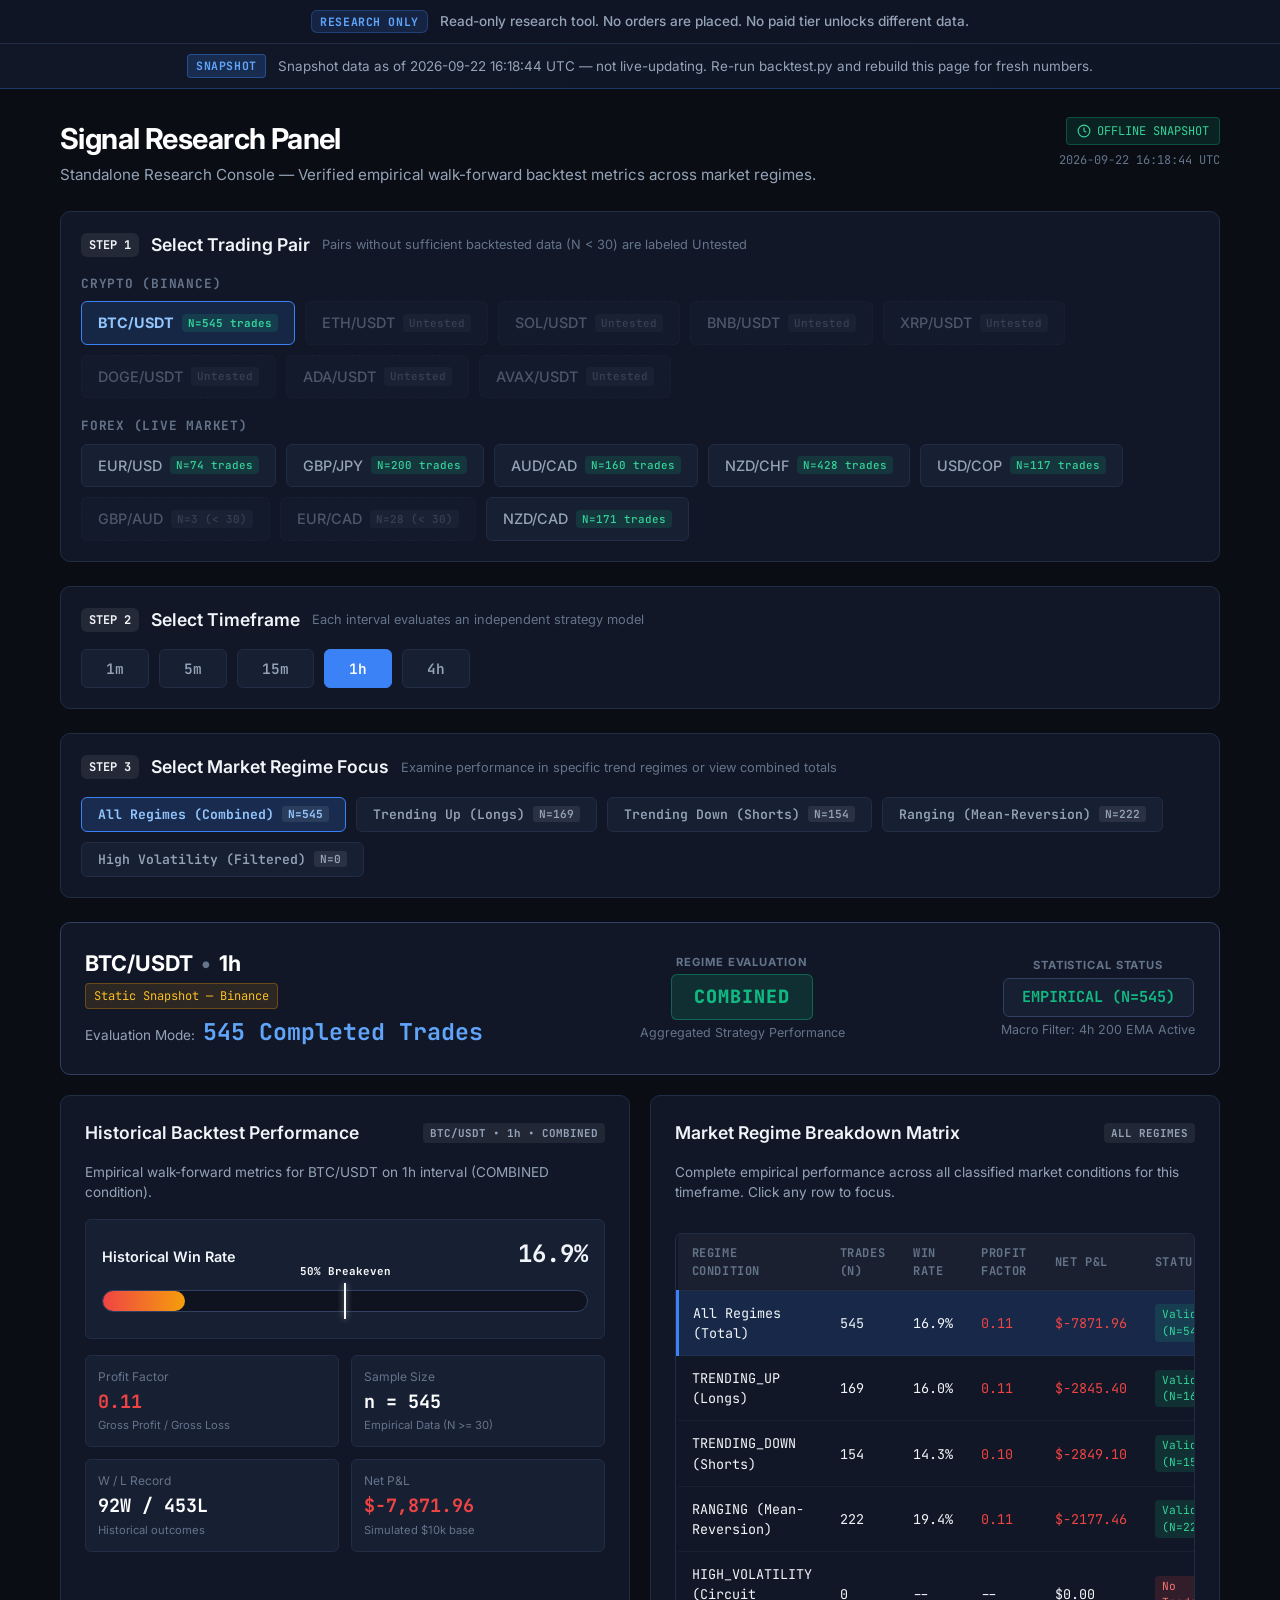
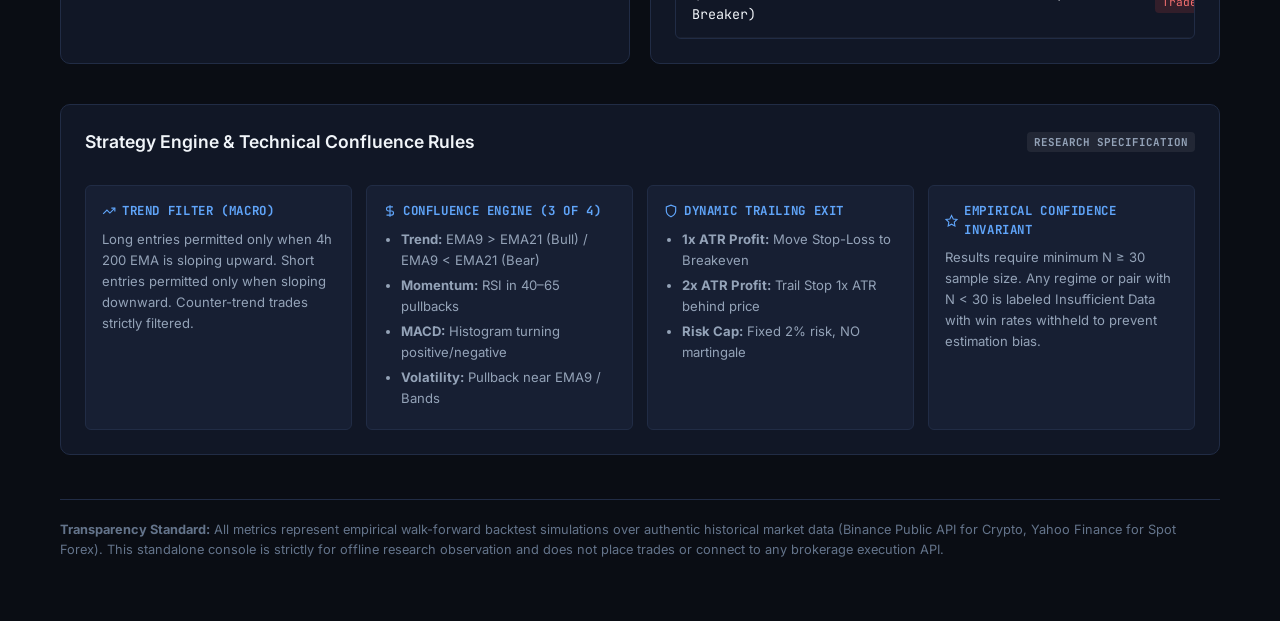
<file: static_app/index.html>
<!DOCTYPE html>
<html lang="en">
<head>
  <meta charset="UTF-8">
  <meta name="viewport" content="width=device-width, initial-scale=1.0, maximum-scale=1.0, user-scalable=no">
  <title>Signal Research Panel | Offline Empirical Observer</title>

  <!-- PWA Metadata -->
  <link rel="manifest" href="manifest.json">
  <meta name="theme-color" content="#3b82f6">
  <meta name="apple-mobile-web-app-capable" content="yes">
  <meta name="apple-mobile-web-app-status-bar-style" content="black-translucent">
  <link rel="icon" type="image/png" sizes="192x192" href="icon-192.png">
  <link rel="apple-touch-icon" href="icon-192.png">

  <!-- Typography Fallbacks -->
  <link rel="preconnect" href="https://fonts.googleapis.com">
  <link rel="preconnect" href="https://fonts.gstatic.com" crossorigin>
  <link href="https://fonts.googleapis.com/css2?family=JetBrains+Mono:wght@400;500;600;700&family=Inter:wght@400;500;600;700&display=swap" rel="stylesheet">

  <style>
/* Signal Research Panel - Modern Dark Theme Stylesheet */
:root {
  --bg-main: #0a0d14;
  --bg-card: #111726;
  --bg-card-sub: #171f33;
  --border-subtle: #212c45;
  --border-strong: #303f63;
  
  --text-primary: #f1f5f9;
  --text-secondary: #94a3b8;
  --text-muted: #64748b;
  
  --color-brand: #3b82f6;
  --color-success: #10b981;
  --color-danger: #ef4444;
  --color-warning: #f59e0b;
  --color-info: #06b6d4;
  
  --font-sans: 'Inter', -apple-system, BlinkMacSystemFont, "Segoe UI", Roboto, sans-serif;
  --font-mono: 'JetBrains Mono', monospace;
  
  --radius-sm: 6px;
  --radius-md: 10px;
  --radius-lg: 14px;
}

* {
  box-sizing: border-box;
  margin: 0;
  padding: 0;
}

body {
  background-color: var(--bg-main);
  color: var(--text-primary);
  font-family: var(--font-sans);
  line-height: 1.5;
  min-height: 100vh;
  display: flex;
  flex-direction: column;
}

/* ==========================================================================
   Top Fixed Non-Dismissible Safety Banner
   ========================================================================== */
.top-notice-banner {
  position: sticky;
  top: 0;
  left: 0;
  right: 0;
  z-index: 100;
  background: rgba(17, 23, 38, 0.95);
  backdrop-filter: blur(8px);
  border-bottom: 1px solid var(--border-subtle);
  padding: 10px 20px;
}

.banner-inner {
  max-width: 1200px;
  margin: 0 auto;
  display: flex;
  align-items: center;
  gap: 12px;
  justify-content: center;
  font-size: 0.85rem;
}

.banner-badge {
  background-color: rgba(59, 130, 246, 0.15);
  color: #60a5fa;
  border: 1px solid rgba(59, 130, 246, 0.3);
  padding: 2px 8px;
  border-radius: var(--radius-sm);
  font-weight: 700;
  font-size: 0.72rem;
  letter-spacing: 0.05em;
  font-family: var(--font-mono);
}

.banner-text {
  color: var(--text-secondary);
  font-weight: 500;
}

/* ==========================================================================
   Main Application Container
   ========================================================================== */
.app-container {
  max-width: 1200px;
  width: 100%;
  margin: 0 auto;
  padding: 28px 20px 60px;
  display: flex;
  flex-direction: column;
  gap: 24px;
}

/* Header Section */
.panel-header {
  display: flex;
  justify-content: space-between;
  align-items: flex-start;
  flex-wrap: wrap;
  gap: 16px;
}

.panel-header h1 {
  font-size: 1.8rem;
  font-weight: 700;
  letter-spacing: -0.02em;
  color: #fff;
}

.panel-header .subtitle {
  color: var(--text-secondary);
  font-size: 0.95rem;
  margin-top: 4px;
}

.header-actions {
  display: flex;
  flex-direction: column;
  align-items: flex-end;
  gap: 6px;
}

.action-btn {
  background-color: var(--bg-card);
  color: var(--text-primary);
  border: 1px solid var(--border-strong);
  padding: 8px 16px;
  border-radius: var(--radius-sm);
  cursor: pointer;
  display: flex;
  align-items: center;
  gap: 8px;
  font-size: 0.88rem;
  font-weight: 600;
  transition: all 0.2s ease;
}

.action-btn:hover {
  background-color: var(--bg-card-sub);
  border-color: var(--color-brand);
}

.timestamp-label {
  font-size: 0.75rem;
  color: var(--text-muted);
  font-family: var(--font-mono);
}

/* ==========================================================================
   Selection Cards (Pairs & Timeframes)
   ========================================================================== */
.selection-card {
  background-color: var(--bg-card);
  border: 1px solid var(--border-subtle);
  border-radius: var(--radius-md);
  padding: 20px;
}

.step-header {
  display: flex;
  align-items: center;
  gap: 12px;
  margin-bottom: 16px;
  flex-wrap: wrap;
}

.step-number {
  background-color: rgba(255, 255, 255, 0.08);
  color: var(--text-primary);
  font-size: 0.75rem;
  font-weight: 700;
  padding: 3px 8px;
  border-radius: var(--radius-sm);
  font-family: var(--font-mono);
}

.step-header h2 {
  font-size: 1.1rem;
  font-weight: 600;
}

.step-hint {
  font-size: 0.8rem;
  color: var(--text-muted);
}

/* Chips Container */
.chips-container {
  display: flex;
  flex-wrap: wrap;
  gap: 10px;
}

.chip {
  background-color: var(--bg-card-sub);
  border: 1px solid var(--border-subtle);
  color: var(--text-secondary);
  padding: 10px 16px;
  border-radius: var(--radius-sm);
  cursor: pointer;
  display: flex;
  align-items: center;
  gap: 8px;
  font-size: 0.9rem;
  font-weight: 500;
  transition: all 0.15s ease;
  user-select: none;
}

.chip:hover:not(.disabled) {
  border-color: var(--color-brand);
  color: #fff;
  transform: translateY(-1px);
}

.chip.active {
  background-color: rgba(59, 130, 246, 0.15);
  border-color: var(--color-brand);
  color: #93c5fd;
  font-weight: 700;
}

.chip.disabled {
  opacity: 0.45;
  cursor: not-allowed;
  border-style: dashed;
}

.chip-status-tag {
  font-size: 0.68rem;
  padding: 1px 6px;
  border-radius: 4px;
  font-family: var(--font-mono);
}

.chip-status-tag.tested {
  background-color: rgba(16, 185, 129, 0.15);
  color: #34d399;
}

.chip-status-tag.untested {
  background-color: rgba(148, 163, 184, 0.12);
  color: var(--text-muted);
}

/* Pair Grouping */
.pair-groups-container {
  display: flex;
  flex-direction: column;
  gap: 18px;
  width: 100%;
}

.pair-group {
  display: flex;
  flex-direction: column;
  gap: 8px;
}

.group-title {
  font-size: 0.8rem;
  font-weight: 700;
  color: var(--text-muted);
  text-transform: uppercase;
  letter-spacing: 0.06em;
  font-family: var(--font-mono);
  display: flex;
  align-items: center;
  gap: 6px;
}

.group-chips {
  display: flex;
  flex-wrap: wrap;
  gap: 10px;
}

/* Data Source Badge */
.source-tag {
  display: inline-block;
  font-size: 0.75rem;
  font-family: var(--font-mono);
  padding: 3px 8px;
  border-radius: 4px;
  background-color: rgba(255, 255, 255, 0.06);
  color: var(--text-secondary);
  border: 1px solid var(--border-subtle);
  margin-top: 4px;
}

.source-tag.forex {
  background-color: rgba(14, 165, 233, 0.12);
  color: #38bdf8;
  border-color: rgba(14, 165, 233, 0.3);
}

.source-tag.crypto {
  background-color: rgba(245, 158, 11, 0.12);
  color: #fbbf24;
  border-color: rgba(245, 158, 11, 0.3);
}

/* Timeframe Buttons */
.timeframe-buttons {
  display: flex;
  flex-wrap: wrap;
  gap: 10px;
}

.tf-btn {
  background-color: var(--bg-card-sub);
  border: 1px solid var(--border-subtle);
  color: var(--text-secondary);
  padding: 9px 24px;
  border-radius: var(--radius-sm);
  font-family: var(--font-mono);
  font-size: 0.9rem;
  font-weight: 600;
  cursor: pointer;
  transition: all 0.15s ease;
}

.tf-btn:hover {
  border-color: var(--color-brand);
  color: #fff;
}

.tf-btn.active {
  background-color: var(--color-brand);
  border-color: var(--color-brand);
  color: #fff;
}

/* ==========================================================================
   Result Panel
   ========================================================================== */
.result-panel {
  display: flex;
  flex-direction: column;
  gap: 20px;
}

.result-summary-card {
  background-color: var(--bg-card);
  border: 1px solid var(--border-strong);
  border-radius: var(--radius-md);
  padding: 24px;
  display: flex;
  justify-content: space-between;
  align-items: center;
  flex-wrap: wrap;
  gap: 20px;
}

.pair-timeframe-tag {
  font-size: 1.35rem;
  font-weight: 700;
  display: flex;
  align-items: center;
  gap: 8px;
  color: #fff;
}

.dot-separator {
  color: var(--text-muted);
}

.price-display {
  display: flex;
  align-items: baseline;
  gap: 8px;
  margin-top: 6px;
}

.price-label {
  font-size: 0.85rem;
  color: var(--text-secondary);
}

.price-value {
  font-family: var(--font-mono);
  font-size: 1.45rem;
  font-weight: 700;
  color: #60a5fa;
}

.summary-center, .summary-right {
  display: flex;
  flex-direction: column;
  align-items: center;
  text-align: center;
  gap: 4px;
}

.metric-label {
  font-size: 0.7rem;
  font-weight: 700;
  letter-spacing: 0.08em;
  color: var(--text-muted);
}

.signal-badge {
  padding: 8px 22px;
  border-radius: var(--radius-sm);
  font-size: 1.15rem;
  font-weight: 800;
  letter-spacing: 0.05em;
  font-family: var(--font-mono);
  text-transform: uppercase;
  border: 1px solid transparent;
}

.signal-badge.signal-long {
  background-color: rgba(16, 185, 129, 0.15);
  color: #10b981;
  border-color: rgba(16, 185, 129, 0.4);
}

.signal-badge.signal-short {
  background-color: rgba(239, 68, 68, 0.15);
  color: #ef4444;
  border-color: rgba(239, 68, 68, 0.4);
}

.signal-badge.signal-hold {
  background-color: rgba(100, 116, 139, 0.15);
  color: #94a3b8;
  border-color: rgba(100, 116, 139, 0.3);
}

.rule-subtext, .macro-subtext {
  font-size: 0.78rem;
  color: var(--text-muted);
}

.regime-badge {
  background-color: var(--bg-card-sub);
  border: 1px solid var(--border-strong);
  color: #e2e8f0;
  font-family: var(--font-mono);
  font-size: 0.95rem;
  font-weight: 700;
  padding: 7px 18px;
  border-radius: var(--radius-sm);
}

/* ==========================================================================
   Analysis Grid (Backtest vs Live Indicators)
   ========================================================================== */
.analysis-grid {
  display: grid;
  grid-template-columns: repeat(auto-fit, minmax(360px, 1fr));
  gap: 20px;
}

.analysis-card {
  background-color: var(--bg-card);
  border: 1px solid var(--border-subtle);
  border-radius: var(--radius-md);
  padding: 24px;
  display: flex;
  flex-direction: column;
  gap: 16px;
}

.card-header {
  display: flex;
  justify-content: space-between;
  align-items: center;
}

.card-header h3 {
  font-size: 1.1rem;
  font-weight: 600;
}

.card-tag {
  font-size: 0.68rem;
  font-family: var(--font-mono);
  font-weight: 700;
  background-color: rgba(255, 255, 255, 0.07);
  padding: 2px 7px;
  border-radius: 4px;
  color: var(--text-secondary);
}

.card-description {
  font-size: 0.85rem;
  color: var(--text-secondary);
}

/* Win Rate Gauge Block */
.win-rate-block {
  background-color: var(--bg-card-sub);
  border: 1px solid var(--border-subtle);
  border-radius: var(--radius-sm);
  padding: 16px;
}

.win-rate-header {
  display: flex;
  justify-content: space-between;
  align-items: baseline;
  margin-bottom: 12px;
}

.stat-title {
  font-size: 0.9rem;
  font-weight: 600;
}

.stat-number {
  font-family: var(--font-mono);
  font-size: 1.5rem;
  font-weight: 700;
  color: #fff;
}

/* Gauge with 50% Breakeven Line */
.gauge-wrapper {
  margin: 18px 0 10px;
}

.gauge-track {
  position: relative;
  height: 22px;
  background-color: rgba(0, 0, 0, 0.4);
  border: 1px solid var(--border-strong);
  border-radius: 11px;
  overflow: visible;
}

.gauge-fill {
  height: 100%;
  border-radius: 10px;
  background: linear-gradient(90deg, #ef4444, #f59e0b);
  transition: width 0.4s ease-out;
}

.gauge-fill.profitable {
  background: linear-gradient(90deg, #10b981, #059669);
}

.breakeven-line {
  position: absolute;
  top: -8px;
  bottom: -8px;
  left: 50%;
  width: 2px;
  background-color: #f8fafc;
  transform: translateX(-50%);
  z-index: 2;
  box-shadow: 0 0 6px rgba(255, 255, 255, 0.6);
}

.breakeven-label {
  position: absolute;
  top: -20px;
  left: 50%;
  transform: translateX(-50%);
  font-size: 0.68rem;
  font-weight: 700;
  font-family: var(--font-mono);
  color: #f8fafc;
  white-space: nowrap;
}

/* Insufficient Data Alert Box */
.warning-box {
  background-color: rgba(245, 158, 11, 0.1);
  border: 1px solid rgba(245, 158, 11, 0.3);
  color: #fcd34d;
  padding: 12px 14px;
  border-radius: var(--radius-sm);
  display: flex;
  align-items: flex-start;
  gap: 10px;
  font-size: 0.82rem;
  margin-top: 10px;
}

.warning-box p {
  color: #fde68a;
  margin-top: 4px;
  font-size: 0.77rem;
}

.hidden {
  display: none !important;
}

/* Secondary Metrics Grid */
.backtest-metrics-grid {
  display: grid;
  grid-template-columns: 1fr 1fr;
  gap: 12px;
}

.metric-box {
  background-color: var(--bg-card-sub);
  border: 1px solid var(--border-subtle);
  border-radius: var(--radius-sm);
  padding: 12px;
  display: flex;
  flex-direction: column;
}

.box-label {
  font-size: 0.75rem;
  color: var(--text-muted);
}

.box-value {
  font-family: var(--font-mono);
  font-size: 1.15rem;
  font-weight: 700;
  color: #fff;
  margin: 2px 0;
}

.box-hint {
  font-size: 0.7rem;
  color: var(--text-muted);
}

/* Indicators Grid */
.indicators-grid {
  display: grid;
  grid-template-columns: repeat(auto-fit, minmax(150px, 1fr));
  gap: 12px;
}

.ind-card {
  background-color: var(--bg-card-sub);
  border: 1px solid var(--border-subtle);
  border-radius: var(--radius-sm);
  padding: 12px;
  display: flex;
  flex-direction: column;
  gap: 4px;
}

.ind-name {
  font-size: 0.75rem;
  color: var(--text-muted);
}

.ind-main-val {
  font-family: var(--font-mono);
  font-size: 1.15rem;
  font-weight: 700;
  color: #e2e8f0;
}

.ind-dual-value {
  display: flex;
  align-items: baseline;
  gap: 4px;
  font-family: var(--font-mono);
  font-size: 0.95rem;
  font-weight: 600;
  color: #e2e8f0;
}

.vs-divider {
  color: var(--text-muted);
  font-size: 0.8rem;
}

.mono-val {
  font-family: var(--font-mono);
}

.ind-status {
  font-size: 0.72rem;
  color: var(--text-secondary);
}

/* Suggested Levels Card */
.suggested-levels-box {
  background-color: rgba(30, 41, 59, 0.4);
  border: 1px solid var(--border-subtle);
  border-radius: var(--radius-sm);
  padding: 14px;
  margin-top: 4px;
}

.levels-header {
  margin-bottom: 8px;
}

.levels-title {
  font-size: 0.78rem;
  font-weight: 600;
  color: var(--text-muted);
  text-transform: uppercase;
  letter-spacing: 0.04em;
}

.levels-row {
  display: flex;
  justify-content: space-between;
  flex-wrap: wrap;
  gap: 12px;
  font-size: 0.86rem;
  color: var(--text-secondary);
}

.sl-val {
  color: #f87171;
}

.tp-val {
  color: #34d399;
}

.pip-tag {
  font-family: var(--font-mono);
  font-size: 0.75rem;
  color: var(--text-muted);
  font-weight: 500;
  margin-left: 4px;
}

/* ==========================================================================
   Session Tags & Confidence Pill
   ========================================================================== */
.tag-row {
  display: flex;
  flex-wrap: wrap;
  align-items: center;
  gap: 8px;
  margin-top: 4px;
}

.session-tag {
  font-family: var(--font-mono);
  font-size: 0.72rem;
  font-weight: 600;
  padding: 3px 8px;
  border-radius: var(--radius-sm);
  letter-spacing: 0.04em;
}

.session-tag.active-session {
  background: rgba(16, 185, 129, 0.15);
  color: #34d399;
  border: 1px solid rgba(16, 185, 129, 0.3);
}

.session-tag.rollover-session {
  background: rgba(239, 68, 68, 0.15);
  color: #f87171;
  border: 1px solid rgba(239, 68, 68, 0.3);
}

.session-tag.quiet-session {
  background: rgba(59, 130, 246, 0.15);
  color: #60a5fa;
  border: 1px solid rgba(59, 130, 246, 0.3);
}

.confidence-pill {
  display: inline-flex;
  align-items: center;
  gap: 6px;
  background: var(--bg-card-sub);
  border: 1px solid var(--border-subtle);
  padding: 4px 10px;
  border-radius: 20px;
  font-size: 0.82rem;
  margin-top: 6px;
}

.conf-title {
  color: var(--text-muted);
  font-size: 0.75rem;
  text-transform: uppercase;
  font-weight: 600;
}

.conf-denom {
  color: var(--text-muted);
  font-size: 0.75rem;
}

.conf-tier {
  font-weight: 700;
  font-size: 0.75rem;
  letter-spacing: 0.04em;
}

.conf-tier.tier-high {
  color: #10b981;
}

.conf-tier.tier-medium {
  color: #f59e0b;
}

.conf-tier.tier-low {
  color: #94a3b8;
}

/* ==========================================================================
   Confidence Factors Breakdown Box
   ========================================================================== */
.confidence-factors-box {
  margin-top: 14px;
  background: rgba(10, 13, 20, 0.6);
  border: 1px solid var(--border-subtle);
  border-radius: var(--radius-md);
  padding: 12px 16px;
}

.factors-header {
  margin-bottom: 8px;
}

.factors-title {
  font-size: 0.78rem;
  font-weight: 700;
  color: var(--text-secondary);
  text-transform: uppercase;
  letter-spacing: 0.05em;
}

.factors-list {
  list-style: none;
  display: flex;
  flex-direction: column;
  gap: 6px;
}

.factors-list li {
  font-size: 0.8rem;
  line-height: 1.4;
  padding: 4px 8px;
  border-radius: var(--radius-sm);
}

.factors-list li.factor-passed {
  color: #34d399;
  background: rgba(16, 185, 129, 0.08);
}

.factors-list li.factor-failed {
  color: #f87171;
  background: rgba(239, 68, 68, 0.08);
}

.factors-list li.factor-neutral {
  color: var(--text-secondary);
  background: rgba(148, 163, 184, 0.05);
}

/* ==========================================================================
   Footer
   ========================================================================== */
.panel-footer {
  margin-top: 20px;
  border-top: 1px solid var(--border-subtle);
  padding-top: 20px;
}

.footer-notice p {
  font-size: 0.8rem;
  color: var(--text-muted);
  line-height: 1.6;
}

/* Responsive adjustments */
@media (max-width: 768px) {
  .result-summary-card {
    flex-direction: column;
    align-items: flex-start;
  }
  .summary-center, .summary-right {
    align-items: flex-start;
    text-align: left;
  }
  .analysis-grid {
    grid-template-columns: 1fr;
  }
}


/* Standalone Static App Enhancements */
.snapshot-notice-banner {
  background: linear-gradient(90deg, #111726, #0e1626);
  border-bottom: 1px solid rgba(59, 130, 246, 0.3);
  color: #94a3b8;
  padding: 10px 18px;
  font-size: 0.84rem;
  display: flex;
  align-items: center;
  justify-content: center;
  gap: 12px;
  text-align: center;
  flex-wrap: wrap;
}

.snapshot-badge {
  background-color: rgba(59, 130, 246, 0.2);
  color: #60a5fa;
  border: 1px solid rgba(59, 130, 246, 0.4);
  font-family: var(--font-mono);
  font-size: 0.72rem;
  font-weight: 700;
  padding: 2px 8px;
  border-radius: 4px;
  text-transform: uppercase;
  letter-spacing: 0.05em;
}

.snapshot-status-tag {
  background-color: rgba(16, 185, 129, 0.12);
  color: #34d399;
  border: 1px solid rgba(16, 185, 129, 0.3);
  font-family: var(--font-mono);
  font-size: 0.75rem;
  padding: 4px 10px;
  border-radius: 4px;
  display: inline-flex;
  align-items: center;
  gap: 6px;
}

.regime-selector-buttons {
  display: flex;
  flex-wrap: wrap;
  gap: 10px;
}

.regime-btn {
  background-color: var(--bg-card-sub);
  border: 1px solid var(--border-subtle);
  color: var(--text-secondary);
  padding: 8px 16px;
  border-radius: var(--radius-sm);
  font-family: var(--font-mono);
  font-size: 0.82rem;
  font-weight: 600;
  cursor: pointer;
  transition: all 0.15s ease;
  display: flex;
  align-items: center;
  gap: 8px;
}

.regime-btn:hover {
  border-color: var(--color-brand);
  color: #fff;
}

.regime-btn.active {
  background-color: rgba(59, 130, 246, 0.2);
  border-color: var(--color-brand);
  color: #93c5fd;
  font-weight: 700;
}

.regime-btn .regime-count {
  font-size: 0.7rem;
  padding: 1px 6px;
  border-radius: 3px;
  background-color: rgba(255, 255, 255, 0.08);
}

.breakdown-table-wrapper {
  overflow-x: auto;
  margin-top: 14px;
  border: 1px solid var(--border-subtle);
  border-radius: var(--radius-sm);
}

.breakdown-table {
  width: 100%;
  border-collapse: collapse;
  font-size: 0.84rem;
  font-family: var(--font-sans);
}

.breakdown-table th {
  text-align: left;
  padding: 10px 14px;
  background-color: rgba(255, 255, 255, 0.04);
  color: var(--text-muted);
  font-family: var(--font-mono);
  font-size: 0.75rem;
  text-transform: uppercase;
  letter-spacing: 0.05em;
  border-bottom: 1px solid var(--border-subtle);
}

.breakdown-table td {
  padding: 12px 14px;
  border-bottom: 1px solid rgba(255, 255, 255, 0.04);
  color: var(--text-primary);
  font-family: var(--font-mono);
}

.breakdown-table tbody tr {
  cursor: pointer;
  transition: background-color 0.15s ease;
}

.breakdown-table tbody tr:hover {
  background-color: rgba(59, 130, 246, 0.08);
}

.breakdown-table tbody tr.active-row {
  background-color: rgba(59, 130, 246, 0.16);
  border-left: 3px solid var(--color-brand);
}

.status-pill {
  display: inline-block;
  font-size: 0.7rem;
  padding: 2px 7px;
  border-radius: 4px;
  font-family: var(--font-mono);
}

.status-pill.valid {
  background-color: rgba(16, 185, 129, 0.15);
  color: #34d399;
}

.status-pill.insufficient {
  background-color: rgba(239, 68, 68, 0.15);
  color: #f87171;
}

.spec-grid {
  display: grid;
  grid-template-columns: repeat(auto-fit, minmax(260px, 1fr));
  gap: 14px;
  margin-top: 14px;
}

.spec-box {
  background-color: var(--bg-card-sub);
  border: 1px solid var(--border-subtle);
  border-radius: var(--radius-sm);
  padding: 16px;
}

.spec-box-title {
  font-size: 0.78rem;
  font-family: var(--font-mono);
  font-weight: 700;
  color: #60a5fa;
  text-transform: uppercase;
  letter-spacing: 0.05em;
  margin-bottom: 8px;
  display: flex;
  align-items: center;
  gap: 6px;
}

.spec-box-body {
  font-size: 0.82rem;
  color: var(--text-secondary);
  line-height: 1.6;
}

.spec-box-body ul {
  padding-left: 18px;
  margin-top: 6px;
}

.spec-box-body li {
  margin-bottom: 4px;
}

.empty-state-notice {
  text-align: center;
  padding: 32px 16px;
  color: var(--text-muted);
  font-family: var(--font-mono);
  font-size: 0.9rem;
}

  </style>
</head>
<body>
  <!-- Fixed, Non-Dismissible Safety & Integrity Banner -->
  <header class="top-notice-banner" role="alert">
    <div class="banner-inner">
      <span class="banner-badge">RESEARCH ONLY</span>
      <span class="banner-text">Read-only research tool. No orders are placed. No paid tier unlocks different data.</span>
    </div>
  </header>

  <!-- Static Snapshot Notice Note (Requirement 5) -->
  <div class="snapshot-notice-banner">
    <span class="snapshot-badge">SNAPSHOT</span>
    <span>Snapshot data as of 2026-09-22 16:18:44 UTC — not live-updating. Re-run backtest.py and rebuild this page for fresh numbers.</span>
  </div>

  <main class="app-container">
    <!-- Header Title Section -->
    <section class="panel-header">
      <div class="title-group">
        <h1>Signal Research Panel</h1>
        <p class="subtitle">Standalone Research Console — Verified empirical walk-forward backtest metrics across market regimes.</p>
      </div>
      <div class="header-actions">
        <span class="snapshot-status-tag">
          <svg viewBox="0 0 24 24" width="14" height="14" fill="none" stroke="currentColor" stroke-width="2">
            <circle cx="12" cy="12" r="10"/>
            <polyline points="12 6 12 12 16 14"/>
          </svg>
          <span>OFFLINE SNAPSHOT</span>
        </span>
        <span class="timestamp-label">2026-09-22 16:18:44 UTC</span>
      </div>
    </section>

    <!-- Step 1: Pair Picker -->
    <section class="selection-card">
      <div class="step-header">
        <span class="step-number">STEP 1</span>
        <h2>Select Trading Pair</h2>
        <span class="step-hint">Pairs without sufficient backtested data (N &lt; 30) are labeled Untested</span>
      </div>
      <div id="pairContainer" class="chips-container" aria-label="Trading Pairs">
        <!-- Injected via JavaScript from embedded PAIR_GROUPS -->
      </div>
    </section>

    <!-- Step 2: Timeframe Picker -->
    <section class="selection-card">
      <div class="step-header">
        <span class="step-number">STEP 2</span>
        <h2>Select Timeframe</h2>
        <span class="step-hint">Each interval evaluates an independent strategy model</span>
      </div>
      <div id="timeframeContainer" class="timeframe-buttons" aria-label="Timeframes">
        <button class="tf-btn" data-tf="1m">1m</button>
        <button class="tf-btn" data-tf="5m">5m</button>
        <button class="tf-btn" data-tf="15m">15m</button>
        <button class="tf-btn active" data-tf="1h">1h</button>
        <button class="tf-btn" data-tf="4h">4h</button>
      </div>
    </section>

    <!-- Step 3: Market Regime Selector -->
    <section class="selection-card">
      <div class="step-header">
        <span class="step-number">STEP 3</span>
        <h2>Select Market Regime Focus</h2>
        <span class="step-hint">Examine performance in specific trend regimes or view combined totals</span>
      </div>
      <div id="regimeContainer" class="regime-selector-buttons" aria-label="Market Regimes">
        <!-- Injected via JavaScript -->
      </div>
    </section>

    <!-- Result Panel (Signal Summary, Backtested Metrics, Regime Matrix) -->
    <section id="resultPanel" class="result-panel">
      <!-- Top Signal Summary Header -->
      <div class="result-summary-card">
        <div class="summary-left">
          <div class="pair-timeframe-tag">
            <span id="displaySymbol">BTC/USDT</span>
            <span class="dot-separator">•</span>
            <span id="displayTimeframe">1h</span>
          </div>
          <div id="dataSourceBadge" class="source-tag crypto">Static Snapshot — Binance</div>
          <div class="price-display">
            <span class="price-label">Evaluation Mode:</span>
            <span id="displayPrice" class="price-value">Walk-Forward Simulation</span>
          </div>
        </div>

        <div class="summary-center">
          <span class="metric-label">REGIME EVALUATION</span>
          <div id="signalBadge" class="signal-badge signal-long">
            <span id="signalText">ALL REGIMES</span>
          </div>
          <span id="ruleSetText" class="rule-subtext">Aggregated Strategy Performance</span>
        </div>

        <div class="summary-right">
          <span class="metric-label">STATISTICAL STATUS</span>
          <div id="regimeBadge" class="regime-badge">EMPIRICAL DATA</div>
          <span id="macroTrendText" class="macro-subtext">Macro Filter: 4h 200 EMA Active</span>
        </div>
      </div>

      <!-- Main Two-Column Analysis Section -->
      <div class="analysis-grid">
        <!-- Left: Empirical Backtest Track Record -->
        <div class="analysis-card backtest-card">
          <div class="card-header">
            <h3>Historical Backtest Performance</h3>
            <span id="regimeTagLabel" class="card-tag">EXACT REGIME + TIMEFRAME</span>
          </div>
          <p id="regimeDescription" class="card-description">
            Empirical walk-forward metrics for this exact pair, timeframe, and regime combination.
          </p>

          <!-- Win Rate Visualization Bar -->
          <div class="win-rate-block">
            <div class="win-rate-header">
              <span class="stat-title">Historical Win Rate</span>
              <span id="winRateValue" class="stat-number">--.-%</span>
            </div>

            <!-- Gauge Container with 50% Breakeven Threshold -->
            <div class="gauge-wrapper">
              <div class="gauge-track">
                <div id="winRateBar" class="gauge-fill" style="width: 0%;"></div>
                <!-- 50% Reference Marker -->
                <div class="breakeven-line" title="50% Breakeven Reference">
                  <span class="breakeven-label">50% Breakeven</span>
                </div>
              </div>
            </div>

            <!-- Insufficient Data Alert Box (Shown when sample size < 30) -->
            <div id="insufficientDataAlert" class="warning-box hidden">
              <svg viewBox="0 0 24 24" width="18" height="18" fill="none" stroke="currentColor" stroke-width="2">
                <circle cx="12" cy="12" r="10"/>
                <line x1="12" y1="8" x2="12" y2="12"/>
                <line x1="12" y1="16" x2="12.01" y2="16"/>
              </svg>
              <div>
                <strong>Insufficient data — not enough completed trades yet.</strong>
                <p>Empirical sample size is under the mandatory 30-trade statistical confidence threshold. Win rate and profit factor are withheld to prevent misleading estimation.</p>
              </div>
            </div>
          </div>

          <!-- Secondary Backtest Metrics Grid -->
          <div class="backtest-metrics-grid">
            <div class="metric-box">
              <span class="box-label">Profit Factor</span>
              <span id="profitFactorValue" class="box-value">-.--</span>
              <span class="box-hint">Gross Profit / Gross Loss</span>
            </div>
            <div class="metric-box">
              <span class="box-label">Sample Size</span>
              <span id="sampleSizeValue" class="box-value">n = --</span>
              <span id="sampleConfidenceLabel" class="box-hint">Trades recorded</span>
            </div>
            <div class="metric-box">
              <span class="box-label">W / L Record</span>
              <span id="recordValue" class="box-value">--W / --L</span>
              <span class="box-hint">Historical outcomes</span>
            </div>
            <div class="metric-box">
              <span class="box-label">Net P&amp;L</span>
              <span id="netPnlValue" class="box-value">$---.--</span>
              <span class="box-hint">Simulated $10k base</span>
            </div>
          </div>
        </div>

        <!-- Right: Market Regime Breakdown Matrix -->
        <div class="analysis-card indicators-card">
          <div class="card-header">
            <h3>Market Regime Breakdown Matrix</h3>
            <span class="card-tag">ALL REGIMES</span>
          </div>
          <p class="card-description">
            Complete empirical performance across all classified market conditions for this timeframe. Click any row to focus.
          </p>

          <div class="breakdown-table-wrapper">
            <table class="breakdown-table">
              <thead>
                <tr>
                  <th>Regime Condition</th>
                  <th>Trades (N)</th>
                  <th>Win Rate</th>
                  <th>Profit Factor</th>
                  <th>Net P&amp;L</th>
                  <th>Status</th>
                </tr>
              </thead>
              <tbody id="regimeBreakdownBody">
                <!-- Injected via JavaScript -->
              </tbody>
            </table>
          </div>
        </div>
      </div>

      <!-- Strategy Framework & Technical Invariants Card -->
      <div class="analysis-card" style="margin-top: 20px;">
        <div class="card-header">
          <h3>Strategy Engine &amp; Technical Confluence Rules</h3>
          <span class="card-tag">RESEARCH SPECIFICATION</span>
        </div>
        <div class="spec-grid">
          <div class="spec-box">
            <div class="spec-box-title">
              <svg viewBox="0 0 24 24" width="14" height="14" fill="none" stroke="currentColor" stroke-width="2"><polyline points="22 7 13.5 15.5 8.5 10.5 2 17"/><polyline points="16 7 22 7 22 13"/></svg>
              <span>Trend Filter (Macro)</span>
            </div>
            <div class="spec-box-body">
              Long entries permitted only when 4h 200 EMA is sloping upward. Short entries permitted only when sloping downward. Counter-trend trades strictly filtered.
            </div>
          </div>

          <div class="spec-box">
            <div class="spec-box-title">
              <svg viewBox="0 0 24 24" width="14" height="14" fill="none" stroke="currentColor" stroke-width="2"><path d="M12 2v20M17 5H9.5a3.5 3.5 0 0 0 0 7h5a3.5 3.5 0 0 1 0 7H6"/></svg>
              <span>Confluence Engine (3 of 4)</span>
            </div>
            <div class="spec-box-body">
              <ul>
                <li><strong>Trend:</strong> EMA9 &gt; EMA21 (Bull) / EMA9 &lt; EMA21 (Bear)</li>
                <li><strong>Momentum:</strong> RSI in 40–65 pullbacks</li>
                <li><strong>MACD:</strong> Histogram turning positive/negative</li>
                <li><strong>Volatility:</strong> Pullback near EMA9 / Bands</li>
              </ul>
            </div>
          </div>

          <div class="spec-box">
            <div class="spec-box-title">
              <svg viewBox="0 0 24 24" width="14" height="14" fill="none" stroke="currentColor" stroke-width="2"><path d="M12 22s8-4 8-10V5l-8-3-8 3v7c0 6 8 10 8 10z"/></svg>
              <span>Dynamic Trailing Exit</span>
            </div>
            <div class="spec-box-body">
              <ul>
                <li><strong>1x ATR Profit:</strong> Move Stop-Loss to Breakeven</li>
                <li><strong>2x ATR Profit:</strong> Trail Stop 1x ATR behind price</li>
                <li><strong>Risk Cap:</strong> Fixed 2% risk, NO martingale</li>
              </ul>
            </div>
          </div>

          <div class="spec-box">
            <div class="spec-box-title">
              <svg viewBox="0 0 24 24" width="14" height="14" fill="none" stroke="currentColor" stroke-width="2"><polygon points="12 2 15.09 8.26 22 9.27 17 14.14 18.18 21.02 12 17.77 5.82 21.02 7 14.14 2 9.27 8.91 8.26 12 2"/></svg>
              <span>Empirical Confidence Invariant</span>
            </div>
            <div class="spec-box-body">
              Results require minimum N &ge; 30 sample size. Any regime or pair with N &lt; 30 is labeled Insufficient Data with win rates withheld to prevent estimation bias.
            </div>
          </div>
        </div>
      </div>
    </section>

    <!-- Footer Disclaimers -->
    <footer class="panel-footer">
      <div class="footer-notice">
        <p><strong>Transparency Standard:</strong> All metrics represent empirical walk-forward backtest simulations over authentic historical market data (Binance Public API for Crypto, Yahoo Finance for Spot Forex). This standalone console is strictly for offline research observation and does not place trades or connect to any brokerage execution API.</p>
      </div>
    </footer>
  </main>

  <!-- Standalone Script with Embedded Data Snapshot (Zero API / Fetch Calls) -->
  <script>
    // Embedded Backtest Snapshot directly from backtest_cache.json
    const BACKTEST_CACHE = {
  "BTC/USDT": {
    "1m": {
      "TRENDING_UP": {
        "pair": "BTC/USDT",
        "timeframe": "1m",
        "regime": "TRENDING_UP",
        "trades": 9,
        "sample_size": 9,
        "wins": 0,
        "losses": 9,
        "win_rate": null,
        "raw_win_rate": 0.0,
        "profit_factor": null,
        "raw_profit_factor": 0.0,
        "net_pnl": -92.25,
        "insufficient_data": true
      },
      "TRENDING_DOWN": {
        "pair": "BTC/USDT",
        "timeframe": "1m",
        "regime": "TRENDING_DOWN",
        "trades": 0,
        "sample_size": 0,
        "wins": 0,
        "losses": 0,
        "win_rate": null,
        "raw_win_rate": 0.0,
        "profit_factor": null,
        "raw_profit_factor": 0.0,
        "net_pnl": 0.0,
        "insufficient_data": true
      },
      "RANGING": {
        "pair": "BTC/USDT",
        "timeframe": "1m",
        "regime": "RANGING",
        "trades": 11,
        "sample_size": 11,
        "wins": 0,
        "losses": 11,
        "win_rate": null,
        "raw_win_rate": 0.0,
        "profit_factor": null,
        "raw_profit_factor": 0.0,
        "net_pnl": -215.57,
        "insufficient_data": true
      },
      "HIGH_VOLATILITY": {
        "pair": "BTC/USDT",
        "timeframe": "1m",
        "regime": "HIGH_VOLATILITY",
        "trades": 0,
        "sample_size": 0,
        "wins": 0,
        "losses": 0,
        "win_rate": null,
        "raw_win_rate": 0.0,
        "profit_factor": null,
        "raw_profit_factor": 0.0,
        "net_pnl": 0.0,
        "insufficient_data": true
      },
      "COMBINED": {
        "pair": "BTC/USDT",
        "timeframe": "1m",
        "regime": "COMBINED",
        "trades": 20,
        "sample_size": 20,
        "wins": 0,
        "losses": 20,
        "win_rate": null,
        "raw_win_rate": 0.0,
        "profit_factor": null,
        "raw_profit_factor": 0.0,
        "net_pnl": -307.82,
        "insufficient_data": true
      }
    },
    "5m": {
      "TRENDING_UP": {
        "pair": "BTC/USDT",
        "timeframe": "5m",
        "regime": "TRENDING_UP",
        "trades": 19,
        "sample_size": 19,
        "wins": 0,
        "losses": 19,
        "win_rate": null,
        "raw_win_rate": 0.0,
        "profit_factor": null,
        "raw_profit_factor": 0.0,
        "net_pnl": -284.55,
        "insufficient_data": true
      },
      "TRENDING_DOWN": {
        "pair": "BTC/USDT",
        "timeframe": "5m",
        "regime": "TRENDING_DOWN",
        "trades": 0,
        "sample_size": 0,
        "wins": 0,
        "losses": 0,
        "win_rate": null,
        "raw_win_rate": 0.0,
        "profit_factor": null,
        "raw_profit_factor": 0.0,
        "net_pnl": 0.0,
        "insufficient_data": true
      },
      "RANGING": {
        "pair": "BTC/USDT",
        "timeframe": "5m",
        "regime": "RANGING",
        "trades": 21,
        "sample_size": 21,
        "wins": 0,
        "losses": 21,
        "win_rate": null,
        "raw_win_rate": 0.0,
        "profit_factor": null,
        "raw_profit_factor": 0.0,
        "net_pnl": -411.38,
        "insufficient_data": true
      },
      "HIGH_VOLATILITY": {
        "pair": "BTC/USDT",
        "timeframe": "5m",
        "regime": "HIGH_VOLATILITY",
        "trades": 0,
        "sample_size": 0,
        "wins": 0,
        "losses": 0,
        "win_rate": null,
        "raw_win_rate": 0.0,
        "profit_factor": null,
        "raw_profit_factor": 0.0,
        "net_pnl": 0.0,
        "insufficient_data": true
      },
      "COMBINED": {
        "pair": "BTC/USDT",
        "timeframe": "5m",
        "regime": "COMBINED",
        "trades": 40,
        "sample_size": 40,
        "wins": 0,
        "losses": 40,
        "win_rate": 0.0,
        "raw_win_rate": 0.0,
        "profit_factor": 0.0,
        "raw_profit_factor": 0.0,
        "net_pnl": -695.93,
        "insufficient_data": false
      }
    },
    "15m": {
      "TRENDING_UP": {
        "pair": "BTC/USDT",
        "timeframe": "15m",
        "regime": "TRENDING_UP",
        "trades": 0,
        "sample_size": 0,
        "wins": 0,
        "losses": 0,
        "win_rate": null,
        "raw_win_rate": 0.0,
        "profit_factor": null,
        "raw_profit_factor": 0.0,
        "net_pnl": 0.0,
        "insufficient_data": true
      },
      "TRENDING_DOWN": {
        "pair": "BTC/USDT",
        "timeframe": "15m",
        "regime": "TRENDING_DOWN",
        "trades": 0,
        "sample_size": 0,
        "wins": 0,
        "losses": 0,
        "win_rate": null,
        "raw_win_rate": 0.0,
        "profit_factor": null,
        "raw_profit_factor": 0.0,
        "net_pnl": 0.0,
        "insufficient_data": true
      },
      "RANGING": {
        "pair": "BTC/USDT",
        "timeframe": "15m",
        "regime": "RANGING",
        "trades": 3,
        "sample_size": 3,
        "wins": 1,
        "losses": 2,
        "win_rate": null,
        "raw_win_rate": 33.33,
        "profit_factor": null,
        "raw_profit_factor": 0.04,
        "net_pnl": -37.36,
        "insufficient_data": true
      },
      "HIGH_VOLATILITY": {
        "pair": "BTC/USDT",
        "timeframe": "15m",
        "regime": "HIGH_VOLATILITY",
        "trades": 0,
        "sample_size": 0,
        "wins": 0,
        "losses": 0,
        "win_rate": null,
        "raw_win_rate": 0.0,
        "profit_factor": null,
        "raw_profit_factor": 0.0,
        "net_pnl": 0.0,
        "insufficient_data": true
      },
      "COMBINED": {
        "pair": "BTC/USDT",
        "timeframe": "15m",
        "regime": "COMBINED",
        "trades": 3,
        "sample_size": 3,
        "wins": 1,
        "losses": 2,
        "win_rate": null,
        "raw_win_rate": 33.33,
        "profit_factor": null,
        "raw_profit_factor": 0.04,
        "net_pnl": -37.36,
        "insufficient_data": true
      }
    },
    "1h": {
      "TRENDING_UP": {
        "pair": "BTC/USDT",
        "timeframe": "1h",
        "regime": "TRENDING_UP",
        "trades": 169,
        "sample_size": 169,
        "wins": 27,
        "losses": 142,
        "win_rate": 15.98,
        "raw_win_rate": 15.98,
        "profit_factor": 0.11,
        "raw_profit_factor": 0.11,
        "net_pnl": -2845.4,
        "insufficient_data": false
      },
      "TRENDING_DOWN": {
        "pair": "BTC/USDT",
        "timeframe": "1h",
        "regime": "TRENDING_DOWN",
        "trades": 154,
        "sample_size": 154,
        "wins": 22,
        "losses": 132,
        "win_rate": 14.29,
        "raw_win_rate": 14.29,
        "profit_factor": 0.1,
        "raw_profit_factor": 0.1,
        "net_pnl": -2849.1,
        "insufficient_data": false
      },
      "RANGING": {
        "pair": "BTC/USDT",
        "timeframe": "1h",
        "regime": "RANGING",
        "trades": 222,
        "sample_size": 222,
        "wins": 43,
        "losses": 179,
        "win_rate": 19.37,
        "raw_win_rate": 19.37,
        "profit_factor": 0.11,
        "raw_profit_factor": 0.11,
        "net_pnl": -2177.46,
        "insufficient_data": false
      },
      "HIGH_VOLATILITY": {
        "pair": "BTC/USDT",
        "timeframe": "1h",
        "regime": "HIGH_VOLATILITY",
        "trades": 0,
        "sample_size": 0,
        "wins": 0,
        "losses": 0,
        "win_rate": null,
        "raw_win_rate": 0.0,
        "profit_factor": null,
        "raw_profit_factor": 0.0,
        "net_pnl": 0.0,
        "insufficient_data": true
      },
      "COMBINED": {
        "pair": "BTC/USDT",
        "timeframe": "1h",
        "regime": "COMBINED",
        "trades": 545,
        "sample_size": 545,
        "wins": 92,
        "losses": 453,
        "win_rate": 16.88,
        "raw_win_rate": 16.88,
        "profit_factor": 0.11,
        "raw_profit_factor": 0.11,
        "net_pnl": -7871.96,
        "insufficient_data": false
      }
    },
    "4h": {
      "TRENDING_UP": {
        "pair": "BTC/USDT",
        "timeframe": "4h",
        "regime": "TRENDING_UP",
        "trades": 68,
        "sample_size": 68,
        "wins": 8,
        "losses": 60,
        "win_rate": 11.76,
        "raw_win_rate": 11.76,
        "profit_factor": 0.13,
        "raw_profit_factor": 0.13,
        "net_pnl": -1846.83,
        "insufficient_data": false
      },
      "TRENDING_DOWN": {
        "pair": "BTC/USDT",
        "timeframe": "4h",
        "regime": "TRENDING_DOWN",
        "trades": 83,
        "sample_size": 83,
        "wins": 11,
        "losses": 72,
        "win_rate": 13.25,
        "raw_win_rate": 13.25,
        "profit_factor": 0.16,
        "raw_profit_factor": 0.16,
        "net_pnl": -2074.49,
        "insufficient_data": false
      },
      "RANGING": {
        "pair": "BTC/USDT",
        "timeframe": "4h",
        "regime": "RANGING",
        "trades": 57,
        "sample_size": 57,
        "wins": 19,
        "losses": 38,
        "win_rate": 33.33,
        "raw_win_rate": 33.33,
        "profit_factor": 0.18,
        "raw_profit_factor": 0.18,
        "net_pnl": -742.84,
        "insufficient_data": false
      },
      "HIGH_VOLATILITY": {
        "pair": "BTC/USDT",
        "timeframe": "4h",
        "regime": "HIGH_VOLATILITY",
        "trades": 0,
        "sample_size": 0,
        "wins": 0,
        "losses": 0,
        "win_rate": null,
        "raw_win_rate": 0.0,
        "profit_factor": null,
        "raw_profit_factor": 0.0,
        "net_pnl": 0.0,
        "insufficient_data": true
      },
      "COMBINED": {
        "pair": "BTC/USDT",
        "timeframe": "4h",
        "regime": "COMBINED",
        "trades": 208,
        "sample_size": 208,
        "wins": 38,
        "losses": 170,
        "win_rate": 18.27,
        "raw_win_rate": 18.27,
        "profit_factor": 0.15,
        "raw_profit_factor": 0.15,
        "net_pnl": -4664.16,
        "insufficient_data": false
      }
    }
  },
  "EUR/USD": {
    "1h": {
      "TRENDING_UP": {
        "pair": "EUR/USD",
        "timeframe": "1h",
        "regime": "TRENDING_UP",
        "trades": 11,
        "sample_size": 11,
        "wins": 6,
        "losses": 5,
        "win_rate": null,
        "raw_win_rate": 54.55,
        "profit_factor": null,
        "raw_profit_factor": 0.45,
        "net_pnl": -221.4,
        "insufficient_data": true
      },
      "TRENDING_DOWN": {
        "pair": "EUR/USD",
        "timeframe": "1h",
        "regime": "TRENDING_DOWN",
        "trades": 3,
        "sample_size": 3,
        "wins": 2,
        "losses": 1,
        "win_rate": null,
        "raw_win_rate": 66.67,
        "profit_factor": null,
        "raw_profit_factor": 0.92,
        "net_pnl": -8.12,
        "insufficient_data": true
      },
      "RANGING": {
        "pair": "EUR/USD",
        "timeframe": "1h",
        "regime": "RANGING",
        "trades": 0,
        "sample_size": 0,
        "wins": 0,
        "losses": 0,
        "win_rate": null,
        "raw_win_rate": 0.0,
        "profit_factor": null,
        "raw_profit_factor": 0.0,
        "net_pnl": 0.0,
        "insufficient_data": true
      },
      "_overall": {
        "pair": "EUR/USD",
        "timeframe": "1h",
        "regime": "_overall",
        "trades": 14,
        "sample_size": 14,
        "wins": 8,
        "losses": 6,
        "win_rate": null,
        "raw_win_rate": 57.14,
        "profit_factor": null,
        "raw_profit_factor": 0.55,
        "net_pnl": -229.52,
        "insufficient_data": true
      },
      "_out_of_sample": {
        "pair": "EUR/USD",
        "timeframe": "1h",
        "regime": "_out_of_sample",
        "trades": 7,
        "sample_size": 7,
        "wins": 4,
        "losses": 3,
        "win_rate": null,
        "raw_win_rate": 57.14,
        "profit_factor": null,
        "raw_profit_factor": 0.57,
        "net_pnl": -127.76,
        "insufficient_data": true
      },
      "COMBINED": {
        "pair": "EUR/USD",
        "timeframe": "1h",
        "regime": "COMBINED",
        "trades": 35,
        "sample_size": 35,
        "wins": 20,
        "losses": 15,
        "win_rate": 57.14,
        "raw_win_rate": 57.14,
        "profit_factor": 0.09,
        "raw_profit_factor": 0.09,
        "net_pnl": -586.8,
        "insufficient_data": false
      }
    },
    "4h": {
      "TRENDING_UP": {
        "pair": "EUR/USD",
        "timeframe": "4h",
        "regime": "TRENDING_UP",
        "trades": 8,
        "sample_size": 8,
        "wins": 7,
        "losses": 1,
        "win_rate": null,
        "raw_win_rate": 87.5,
        "profit_factor": null,
        "raw_profit_factor": 0.89,
        "net_pnl": -10.94,
        "insufficient_data": true
      },
      "TRENDING_DOWN": {
        "pair": "EUR/USD",
        "timeframe": "4h",
        "regime": "TRENDING_DOWN",
        "trades": 12,
        "sample_size": 12,
        "wins": 4,
        "losses": 8,
        "win_rate": null,
        "raw_win_rate": 33.33,
        "profit_factor": null,
        "raw_profit_factor": 0.14,
        "net_pnl": -571.54,
        "insufficient_data": true
      },
      "RANGING": {
        "pair": "EUR/USD",
        "timeframe": "4h",
        "regime": "RANGING",
        "trades": 1,
        "sample_size": 1,
        "wins": 0,
        "losses": 1,
        "win_rate": null,
        "raw_win_rate": 0.0,
        "profit_factor": null,
        "raw_profit_factor": 0.0,
        "net_pnl": -97.21,
        "insufficient_data": true
      },
      "_overall": {
        "pair": "EUR/USD",
        "timeframe": "4h",
        "regime": "_overall",
        "trades": 21,
        "sample_size": 21,
        "wins": 11,
        "losses": 10,
        "win_rate": null,
        "raw_win_rate": 52.38,
        "profit_factor": null,
        "raw_profit_factor": 0.21,
        "net_pnl": -679.69,
        "insufficient_data": true
      },
      "_out_of_sample": {
        "pair": "EUR/USD",
        "timeframe": "4h",
        "regime": "_out_of_sample",
        "trades": 4,
        "sample_size": 4,
        "wins": 3,
        "losses": 1,
        "win_rate": null,
        "raw_win_rate": 75.0,
        "profit_factor": null,
        "raw_profit_factor": 11.19,
        "net_pnl": 39.14,
        "insufficient_data": true
      },
      "COMBINED": {
        "pair": "EUR/USD",
        "timeframe": "4h",
        "regime": "COMBINED",
        "trades": 46,
        "sample_size": 46,
        "wins": 25,
        "losses": 21,
        "win_rate": 54.35,
        "raw_win_rate": 54.35,
        "profit_factor": 0.06,
        "raw_profit_factor": 0.06,
        "net_pnl": -1320.24,
        "insufficient_data": false
      }
    }
  },
  "GBP/JPY": {
    "1h": {
      "TRENDING_UP": {
        "pair": "GBP/JPY",
        "timeframe": "1h",
        "regime": "TRENDING_UP",
        "trades": 23,
        "sample_size": 23,
        "wins": 0,
        "losses": 23,
        "win_rate": null,
        "raw_win_rate": 0.0,
        "profit_factor": null,
        "raw_profit_factor": 0.0,
        "net_pnl": -256.54,
        "insufficient_data": true
      },
      "TRENDING_DOWN": {
        "pair": "GBP/JPY",
        "timeframe": "1h",
        "regime": "TRENDING_DOWN",
        "trades": 38,
        "sample_size": 38,
        "wins": 1,
        "losses": 37,
        "win_rate": 2.63,
        "raw_win_rate": 2.63,
        "profit_factor": 0.0,
        "raw_profit_factor": 0.0,
        "net_pnl": -495.18,
        "insufficient_data": false
      },
      "RANGING": {
        "pair": "GBP/JPY",
        "timeframe": "1h",
        "regime": "RANGING",
        "trades": 139,
        "sample_size": 139,
        "wins": 0,
        "losses": 139,
        "win_rate": 0.0,
        "raw_win_rate": 0.0,
        "profit_factor": 0.0,
        "raw_profit_factor": 0.0,
        "net_pnl": -2029.04,
        "insufficient_data": false
      },
      "COMBINED": {
        "pair": "GBP/JPY",
        "timeframe": "1h",
        "regime": "COMBINED",
        "trades": 200,
        "sample_size": 200,
        "wins": 1,
        "losses": 199,
        "win_rate": 0.5,
        "raw_win_rate": 0.5,
        "profit_factor": 0.0,
        "raw_profit_factor": 0.0,
        "net_pnl": -2780.76,
        "insufficient_data": false
      }
    },
    "4h": {
      "TRENDING_UP": {
        "pair": "GBP/JPY",
        "timeframe": "4h",
        "regime": "TRENDING_UP",
        "trades": 1,
        "sample_size": 1,
        "wins": 1,
        "losses": 0,
        "win_rate": null,
        "raw_win_rate": 100.0,
        "profit_factor": null,
        "raw_profit_factor": 999.0,
        "net_pnl": 5.53,
        "insufficient_data": true
      },
      "TRENDING_DOWN": {
        "pair": "GBP/JPY",
        "timeframe": "4h",
        "regime": "TRENDING_DOWN",
        "trades": 2,
        "sample_size": 2,
        "wins": 0,
        "losses": 2,
        "win_rate": null,
        "raw_win_rate": 0.0,
        "profit_factor": null,
        "raw_profit_factor": 0.0,
        "net_pnl": -60.03,
        "insufficient_data": true
      },
      "RANGING": {
        "pair": "GBP/JPY",
        "timeframe": "4h",
        "regime": "RANGING",
        "trades": 3,
        "sample_size": 3,
        "wins": 0,
        "losses": 3,
        "win_rate": null,
        "raw_win_rate": 0.0,
        "profit_factor": null,
        "raw_profit_factor": 0.0,
        "net_pnl": -55.89,
        "insufficient_data": true
      },
      "COMBINED": {
        "pair": "GBP/JPY",
        "timeframe": "4h",
        "regime": "COMBINED",
        "trades": 6,
        "sample_size": 6,
        "wins": 1,
        "losses": 5,
        "win_rate": null,
        "raw_win_rate": 16.67,
        "profit_factor": null,
        "raw_profit_factor": 0.05,
        "net_pnl": -110.39,
        "insufficient_data": true
      }
    }
  },
  "AUD/CAD": {
    "1h": {
      "TRENDING_UP": {
        "pair": "AUD/CAD",
        "timeframe": "1h",
        "regime": "TRENDING_UP",
        "trades": 2,
        "sample_size": 2,
        "wins": 2,
        "losses": 0,
        "win_rate": null,
        "raw_win_rate": 100.0,
        "profit_factor": null,
        "raw_profit_factor": 999.0,
        "net_pnl": 49.62,
        "insufficient_data": true
      },
      "TRENDING_DOWN": {
        "pair": "AUD/CAD",
        "timeframe": "1h",
        "regime": "TRENDING_DOWN",
        "trades": 0,
        "sample_size": 0,
        "wins": 0,
        "losses": 0,
        "win_rate": null,
        "raw_win_rate": 0.0,
        "profit_factor": null,
        "raw_profit_factor": 0.0,
        "net_pnl": 0.0,
        "insufficient_data": true
      },
      "RANGING": {
        "pair": "AUD/CAD",
        "timeframe": "1h",
        "regime": "RANGING",
        "trades": 1,
        "sample_size": 1,
        "wins": 0,
        "losses": 1,
        "win_rate": null,
        "raw_win_rate": 0.0,
        "profit_factor": null,
        "raw_profit_factor": 0.0,
        "net_pnl": -63.97,
        "insufficient_data": true
      },
      "COMBINED": {
        "pair": "AUD/CAD",
        "timeframe": "1h",
        "regime": "COMBINED",
        "trades": 3,
        "sample_size": 3,
        "wins": 2,
        "losses": 1,
        "win_rate": null,
        "raw_win_rate": 66.67,
        "profit_factor": null,
        "raw_profit_factor": 0.78,
        "net_pnl": -14.35,
        "insufficient_data": true
      }
    },
    "4h": {
      "TRENDING_UP": {
        "pair": "AUD/CAD",
        "timeframe": "4h",
        "regime": "TRENDING_UP",
        "trades": 100,
        "sample_size": 100,
        "wins": 11,
        "losses": 89,
        "win_rate": 11.0,
        "raw_win_rate": 11.0,
        "profit_factor": 0.09,
        "raw_profit_factor": 0.09,
        "net_pnl": -1491.91,
        "insufficient_data": false
      },
      "TRENDING_DOWN": {
        "pair": "AUD/CAD",
        "timeframe": "4h",
        "regime": "TRENDING_DOWN",
        "trades": 34,
        "sample_size": 34,
        "wins": 3,
        "losses": 31,
        "win_rate": 8.82,
        "raw_win_rate": 8.82,
        "profit_factor": 0.05,
        "raw_profit_factor": 0.05,
        "net_pnl": -699.14,
        "insufficient_data": false
      },
      "RANGING": {
        "pair": "AUD/CAD",
        "timeframe": "4h",
        "regime": "RANGING",
        "trades": 26,
        "sample_size": 26,
        "wins": 9,
        "losses": 17,
        "win_rate": null,
        "raw_win_rate": 34.62,
        "profit_factor": null,
        "raw_profit_factor": 0.58,
        "net_pnl": -66.21,
        "insufficient_data": true
      },
      "COMBINED": {
        "pair": "AUD/CAD",
        "timeframe": "4h",
        "regime": "COMBINED",
        "trades": 160,
        "sample_size": 160,
        "wins": 23,
        "losses": 137,
        "win_rate": 14.37,
        "raw_win_rate": 14.37,
        "profit_factor": 0.11,
        "raw_profit_factor": 0.11,
        "net_pnl": -2257.26,
        "insufficient_data": false
      }
    }
  },
  "NZD/CHF": {
    "1h": {
      "TRENDING_UP": {
        "pair": "NZD/CHF",
        "timeframe": "1h",
        "regime": "TRENDING_UP",
        "trades": 112,
        "sample_size": 112,
        "wins": 75,
        "losses": 37,
        "win_rate": 66.96,
        "raw_win_rate": 66.96,
        "profit_factor": 1.76,
        "raw_profit_factor": 1.76,
        "net_pnl": 1531.33,
        "insufficient_data": false
      },
      "TRENDING_DOWN": {
        "pair": "NZD/CHF",
        "timeframe": "1h",
        "regime": "TRENDING_DOWN",
        "trades": 25,
        "sample_size": 25,
        "wins": 25,
        "losses": 0,
        "win_rate": null,
        "raw_win_rate": 100.0,
        "profit_factor": null,
        "raw_profit_factor": 999.0,
        "net_pnl": 1462.2,
        "insufficient_data": true
      },
      "RANGING": {
        "pair": "NZD/CHF",
        "timeframe": "1h",
        "regime": "RANGING",
        "trades": 38,
        "sample_size": 38,
        "wins": 21,
        "losses": 17,
        "win_rate": 55.26,
        "raw_win_rate": 55.26,
        "profit_factor": 0.77,
        "raw_profit_factor": 0.77,
        "net_pnl": -393.69,
        "insufficient_data": false
      },
      "COMBINED": {
        "pair": "NZD/CHF",
        "timeframe": "1h",
        "regime": "COMBINED",
        "trades": 175,
        "sample_size": 175,
        "wins": 121,
        "losses": 54,
        "win_rate": 69.14,
        "raw_win_rate": 69.14,
        "profit_factor": 1.7,
        "raw_profit_factor": 1.7,
        "net_pnl": 2599.84,
        "insufficient_data": false
      }
    },
    "4h": {
      "TRENDING_UP": {
        "pair": "NZD/CHF",
        "timeframe": "4h",
        "regime": "TRENDING_UP",
        "trades": 201,
        "sample_size": 201,
        "wins": 74,
        "losses": 127,
        "win_rate": 36.82,
        "raw_win_rate": 36.82,
        "profit_factor": 0.52,
        "raw_profit_factor": 0.52,
        "net_pnl": -1974.53,
        "insufficient_data": false
      },
      "TRENDING_DOWN": {
        "pair": "NZD/CHF",
        "timeframe": "4h",
        "regime": "TRENDING_DOWN",
        "trades": 211,
        "sample_size": 211,
        "wins": 83,
        "losses": 128,
        "win_rate": 39.34,
        "raw_win_rate": 39.34,
        "profit_factor": 1.65,
        "raw_profit_factor": 1.65,
        "net_pnl": 596.25,
        "insufficient_data": false
      },
      "RANGING": {
        "pair": "NZD/CHF",
        "timeframe": "4h",
        "regime": "RANGING",
        "trades": 16,
        "sample_size": 16,
        "wins": 0,
        "losses": 16,
        "win_rate": null,
        "raw_win_rate": 0.0,
        "profit_factor": null,
        "raw_profit_factor": 0.0,
        "net_pnl": -973.5,
        "insufficient_data": true
      },
      "COMBINED": {
        "pair": "NZD/CHF",
        "timeframe": "4h",
        "regime": "COMBINED",
        "trades": 428,
        "sample_size": 428,
        "wins": 157,
        "losses": 271,
        "win_rate": 36.68,
        "raw_win_rate": 36.68,
        "profit_factor": 0.61,
        "raw_profit_factor": 0.61,
        "net_pnl": -2351.78,
        "insufficient_data": false
      }
    }
  },
  "USD/COP": {
    "1h": {
      "TRENDING_UP": {
        "pair": "USD/COP",
        "timeframe": "1h",
        "regime": "TRENDING_UP",
        "trades": 0,
        "sample_size": 0,
        "wins": 0,
        "losses": 0,
        "win_rate": null,
        "raw_win_rate": 0.0,
        "profit_factor": null,
        "raw_profit_factor": 0.0,
        "net_pnl": 0.0,
        "insufficient_data": true
      },
      "TRENDING_DOWN": {
        "pair": "USD/COP",
        "timeframe": "1h",
        "regime": "TRENDING_DOWN",
        "trades": 21,
        "sample_size": 21,
        "wins": 1,
        "losses": 20,
        "win_rate": null,
        "raw_win_rate": 4.76,
        "profit_factor": null,
        "raw_profit_factor": 0.02,
        "net_pnl": -398.85,
        "insufficient_data": true
      },
      "RANGING": {
        "pair": "USD/COP",
        "timeframe": "1h",
        "regime": "RANGING",
        "trades": 18,
        "sample_size": 18,
        "wins": 3,
        "losses": 15,
        "win_rate": null,
        "raw_win_rate": 16.67,
        "profit_factor": null,
        "raw_profit_factor": 0.27,
        "net_pnl": -204.41,
        "insufficient_data": true
      },
      "COMBINED": {
        "pair": "USD/COP",
        "timeframe": "1h",
        "regime": "COMBINED",
        "trades": 39,
        "sample_size": 39,
        "wins": 4,
        "losses": 35,
        "win_rate": 10.26,
        "raw_win_rate": 10.26,
        "profit_factor": 0.12,
        "raw_profit_factor": 0.12,
        "net_pnl": -603.26,
        "insufficient_data": false
      }
    },
    "4h": {
      "TRENDING_UP": {
        "pair": "USD/COP",
        "timeframe": "4h",
        "regime": "TRENDING_UP",
        "trades": 27,
        "sample_size": 27,
        "wins": 1,
        "losses": 26,
        "win_rate": null,
        "raw_win_rate": 3.7,
        "profit_factor": null,
        "raw_profit_factor": 0.0,
        "net_pnl": -920.72,
        "insufficient_data": true
      },
      "TRENDING_DOWN": {
        "pair": "USD/COP",
        "timeframe": "4h",
        "regime": "TRENDING_DOWN",
        "trades": 62,
        "sample_size": 62,
        "wins": 5,
        "losses": 57,
        "win_rate": 8.06,
        "raw_win_rate": 8.06,
        "profit_factor": 0.03,
        "raw_profit_factor": 0.03,
        "net_pnl": -1719.82,
        "insufficient_data": false
      },
      "RANGING": {
        "pair": "USD/COP",
        "timeframe": "4h",
        "regime": "RANGING",
        "trades": 28,
        "sample_size": 28,
        "wins": 4,
        "losses": 24,
        "win_rate": null,
        "raw_win_rate": 14.29,
        "profit_factor": null,
        "raw_profit_factor": 0.1,
        "net_pnl": -542.74,
        "insufficient_data": true
      },
      "COMBINED": {
        "pair": "USD/COP",
        "timeframe": "4h",
        "regime": "COMBINED",
        "trades": 117,
        "sample_size": 117,
        "wins": 10,
        "losses": 107,
        "win_rate": 8.55,
        "raw_win_rate": 8.55,
        "profit_factor": 0.04,
        "raw_profit_factor": 0.04,
        "net_pnl": -3183.28,
        "insufficient_data": false
      }
    }
  },
  "GBP/AUD": {
    "1h": {
      "TRENDING_UP": {
        "pair": "GBP/AUD",
        "timeframe": "1h",
        "regime": "TRENDING_UP",
        "trades": 0,
        "sample_size": 0,
        "wins": 0,
        "losses": 0,
        "win_rate": null,
        "raw_win_rate": 0.0,
        "profit_factor": null,
        "raw_profit_factor": 0.0,
        "net_pnl": 0.0,
        "insufficient_data": true
      },
      "TRENDING_DOWN": {
        "pair": "GBP/AUD",
        "timeframe": "1h",
        "regime": "TRENDING_DOWN",
        "trades": 1,
        "sample_size": 1,
        "wins": 1,
        "losses": 0,
        "win_rate": null,
        "raw_win_rate": 100.0,
        "profit_factor": null,
        "raw_profit_factor": 999.0,
        "net_pnl": 4.81,
        "insufficient_data": true
      },
      "RANGING": {
        "pair": "GBP/AUD",
        "timeframe": "1h",
        "regime": "RANGING",
        "trades": 1,
        "sample_size": 1,
        "wins": 1,
        "losses": 0,
        "win_rate": null,
        "raw_win_rate": 100.0,
        "profit_factor": null,
        "raw_profit_factor": 999.0,
        "net_pnl": 5.01,
        "insufficient_data": true
      },
      "COMBINED": {
        "pair": "GBP/AUD",
        "timeframe": "1h",
        "regime": "COMBINED",
        "trades": 2,
        "sample_size": 2,
        "wins": 2,
        "losses": 0,
        "win_rate": null,
        "raw_win_rate": 100.0,
        "profit_factor": null,
        "raw_profit_factor": 999.0,
        "net_pnl": 9.82,
        "insufficient_data": true
      }
    },
    "4h": {
      "TRENDING_UP": {
        "pair": "GBP/AUD",
        "timeframe": "4h",
        "regime": "TRENDING_UP",
        "trades": 0,
        "sample_size": 0,
        "wins": 0,
        "losses": 0,
        "win_rate": null,
        "raw_win_rate": 0.0,
        "profit_factor": null,
        "raw_profit_factor": 0.0,
        "net_pnl": 0.0,
        "insufficient_data": true
      },
      "TRENDING_DOWN": {
        "pair": "GBP/AUD",
        "timeframe": "4h",
        "regime": "TRENDING_DOWN",
        "trades": 0,
        "sample_size": 0,
        "wins": 0,
        "losses": 0,
        "win_rate": null,
        "raw_win_rate": 0.0,
        "profit_factor": null,
        "raw_profit_factor": 0.0,
        "net_pnl": 0.0,
        "insufficient_data": true
      },
      "RANGING": {
        "pair": "GBP/AUD",
        "timeframe": "4h",
        "regime": "RANGING",
        "trades": 1,
        "sample_size": 1,
        "wins": 1,
        "losses": 0,
        "win_rate": null,
        "raw_win_rate": 100.0,
        "profit_factor": null,
        "raw_profit_factor": 999.0,
        "net_pnl": 7.08,
        "insufficient_data": true
      },
      "COMBINED": {
        "pair": "GBP/AUD",
        "timeframe": "4h",
        "regime": "COMBINED",
        "trades": 1,
        "sample_size": 1,
        "wins": 1,
        "losses": 0,
        "win_rate": null,
        "raw_win_rate": 100.0,
        "profit_factor": null,
        "raw_profit_factor": 999.0,
        "net_pnl": 7.08,
        "insufficient_data": true
      }
    }
  },
  "EUR/CAD": {
    "1h": {
      "TRENDING_UP": {
        "pair": "EUR/CAD",
        "timeframe": "1h",
        "regime": "TRENDING_UP",
        "trades": 0,
        "sample_size": 0,
        "wins": 0,
        "losses": 0,
        "win_rate": null,
        "raw_win_rate": 0.0,
        "profit_factor": null,
        "raw_profit_factor": 0.0,
        "net_pnl": 0.0,
        "insufficient_data": true
      },
      "TRENDING_DOWN": {
        "pair": "EUR/CAD",
        "timeframe": "1h",
        "regime": "TRENDING_DOWN",
        "trades": 1,
        "sample_size": 1,
        "wins": 1,
        "losses": 0,
        "win_rate": null,
        "raw_win_rate": 100.0,
        "profit_factor": null,
        "raw_profit_factor": 999.0,
        "net_pnl": 3.9,
        "insufficient_data": true
      },
      "RANGING": {
        "pair": "EUR/CAD",
        "timeframe": "1h",
        "regime": "RANGING",
        "trades": 4,
        "sample_size": 4,
        "wins": 0,
        "losses": 4,
        "win_rate": null,
        "raw_win_rate": 0.0,
        "profit_factor": null,
        "raw_profit_factor": 0.0,
        "net_pnl": -126.48,
        "insufficient_data": true
      },
      "COMBINED": {
        "pair": "EUR/CAD",
        "timeframe": "1h",
        "regime": "COMBINED",
        "trades": 5,
        "sample_size": 5,
        "wins": 1,
        "losses": 4,
        "win_rate": null,
        "raw_win_rate": 20.0,
        "profit_factor": null,
        "raw_profit_factor": 0.03,
        "net_pnl": -122.58,
        "insufficient_data": true
      }
    },
    "4h": {
      "TRENDING_UP": {
        "pair": "EUR/CAD",
        "timeframe": "4h",
        "regime": "TRENDING_UP",
        "trades": 0,
        "sample_size": 0,
        "wins": 0,
        "losses": 0,
        "win_rate": null,
        "raw_win_rate": 0.0,
        "profit_factor": null,
        "raw_profit_factor": 0.0,
        "net_pnl": 0.0,
        "insufficient_data": true
      },
      "TRENDING_DOWN": {
        "pair": "EUR/CAD",
        "timeframe": "4h",
        "regime": "TRENDING_DOWN",
        "trades": 18,
        "sample_size": 18,
        "wins": 1,
        "losses": 17,
        "win_rate": null,
        "raw_win_rate": 5.56,
        "profit_factor": null,
        "raw_profit_factor": 0.0,
        "net_pnl": -1.19,
        "insufficient_data": true
      },
      "RANGING": {
        "pair": "EUR/CAD",
        "timeframe": "4h",
        "regime": "RANGING",
        "trades": 5,
        "sample_size": 5,
        "wins": 0,
        "losses": 5,
        "win_rate": null,
        "raw_win_rate": 0.0,
        "profit_factor": null,
        "raw_profit_factor": 0.0,
        "net_pnl": -65.39,
        "insufficient_data": true
      },
      "COMBINED": {
        "pair": "EUR/CAD",
        "timeframe": "4h",
        "regime": "COMBINED",
        "trades": 23,
        "sample_size": 23,
        "wins": 1,
        "losses": 22,
        "win_rate": null,
        "raw_win_rate": 4.35,
        "profit_factor": null,
        "raw_profit_factor": 0.0,
        "net_pnl": -66.58,
        "insufficient_data": true
      }
    }
  },
  "NZD/CAD": {
    "1h": {
      "TRENDING_UP": {
        "pair": "NZD/CAD",
        "timeframe": "1h",
        "regime": "TRENDING_UP",
        "trades": 2,
        "sample_size": 2,
        "wins": 2,
        "losses": 0,
        "win_rate": null,
        "raw_win_rate": 100.0,
        "profit_factor": null,
        "raw_profit_factor": 999.0,
        "net_pnl": 52.6,
        "insufficient_data": true
      },
      "TRENDING_DOWN": {
        "pair": "NZD/CAD",
        "timeframe": "1h",
        "regime": "TRENDING_DOWN",
        "trades": 1,
        "sample_size": 1,
        "wins": 1,
        "losses": 0,
        "win_rate": null,
        "raw_win_rate": 100.0,
        "profit_factor": null,
        "raw_profit_factor": 999.0,
        "net_pnl": 12.92,
        "insufficient_data": true
      },
      "RANGING": {
        "pair": "NZD/CAD",
        "timeframe": "1h",
        "regime": "RANGING",
        "trades": 9,
        "sample_size": 9,
        "wins": 0,
        "losses": 9,
        "win_rate": null,
        "raw_win_rate": 0.0,
        "profit_factor": null,
        "raw_profit_factor": 0.0,
        "net_pnl": -340.77,
        "insufficient_data": true
      },
      "COMBINED": {
        "pair": "NZD/CAD",
        "timeframe": "1h",
        "regime": "COMBINED",
        "trades": 12,
        "sample_size": 12,
        "wins": 3,
        "losses": 9,
        "win_rate": null,
        "raw_win_rate": 25.0,
        "profit_factor": null,
        "raw_profit_factor": 0.19,
        "net_pnl": -275.25,
        "insufficient_data": true
      }
    },
    "4h": {
      "TRENDING_UP": {
        "pair": "NZD/CAD",
        "timeframe": "4h",
        "regime": "TRENDING_UP",
        "trades": 71,
        "sample_size": 71,
        "wins": 20,
        "losses": 51,
        "win_rate": 28.17,
        "raw_win_rate": 28.17,
        "profit_factor": 0.25,
        "raw_profit_factor": 0.25,
        "net_pnl": -816.36,
        "insufficient_data": false
      },
      "TRENDING_DOWN": {
        "pair": "NZD/CAD",
        "timeframe": "4h",
        "regime": "TRENDING_DOWN",
        "trades": 77,
        "sample_size": 77,
        "wins": 29,
        "losses": 48,
        "win_rate": 37.66,
        "raw_win_rate": 37.66,
        "profit_factor": 0.26,
        "raw_profit_factor": 0.26,
        "net_pnl": -692.11,
        "insufficient_data": false
      },
      "RANGING": {
        "pair": "NZD/CAD",
        "timeframe": "4h",
        "regime": "RANGING",
        "trades": 23,
        "sample_size": 23,
        "wins": 11,
        "losses": 12,
        "win_rate": null,
        "raw_win_rate": 47.83,
        "profit_factor": null,
        "raw_profit_factor": 0.55,
        "net_pnl": -95.48,
        "insufficient_data": true
      },
      "COMBINED": {
        "pair": "NZD/CAD",
        "timeframe": "4h",
        "regime": "COMBINED",
        "trades": 171,
        "sample_size": 171,
        "wins": 60,
        "losses": 111,
        "win_rate": 35.09,
        "raw_win_rate": 35.09,
        "profit_factor": 0.28,
        "raw_profit_factor": 0.28,
        "net_pnl": -1603.95,
        "insufficient_data": false
      }
    }
  },
  "GBP/USD": {
    "1h": {
      "TRENDING_UP": {
        "pair": "GBP/USD",
        "timeframe": "1h",
        "regime": "TRENDING_UP",
        "trades": 10,
        "sample_size": 10,
        "wins": 6,
        "losses": 4,
        "win_rate": null,
        "raw_win_rate": 60.0,
        "profit_factor": null,
        "raw_profit_factor": 0.38,
        "net_pnl": -256.86,
        "insufficient_data": true
      },
      "TRENDING_DOWN": {
        "pair": "GBP/USD",
        "timeframe": "1h",
        "regime": "TRENDING_DOWN",
        "trades": 5,
        "sample_size": 5,
        "wins": 2,
        "losses": 3,
        "win_rate": null,
        "raw_win_rate": 40.0,
        "profit_factor": null,
        "raw_profit_factor": 0.09,
        "net_pnl": -116.98,
        "insufficient_data": true
      },
      "RANGING": {
        "pair": "GBP/USD",
        "timeframe": "1h",
        "regime": "RANGING",
        "trades": 1,
        "sample_size": 1,
        "wins": 0,
        "losses": 1,
        "win_rate": null,
        "raw_win_rate": 0.0,
        "profit_factor": null,
        "raw_profit_factor": 0.0,
        "net_pnl": -2.44,
        "insufficient_data": true
      },
      "_overall": {
        "pair": "GBP/USD",
        "timeframe": "1h",
        "regime": "_overall",
        "trades": 16,
        "sample_size": 16,
        "wins": 8,
        "losses": 8,
        "win_rate": null,
        "raw_win_rate": 50.0,
        "profit_factor": null,
        "raw_profit_factor": 0.31,
        "net_pnl": -376.28,
        "insufficient_data": true
      },
      "_out_of_sample": {
        "pair": "GBP/USD",
        "timeframe": "1h",
        "regime": "_out_of_sample",
        "trades": 5,
        "sample_size": 5,
        "wins": 2,
        "losses": 3,
        "win_rate": null,
        "raw_win_rate": 40.0,
        "profit_factor": null,
        "raw_profit_factor": 0.09,
        "net_pnl": -113.89,
        "insufficient_data": true
      },
      "COMBINED": {
        "pair": "GBP/USD",
        "timeframe": "1h",
        "regime": "COMBINED",
        "trades": 37,
        "sample_size": 37,
        "wins": 18,
        "losses": 19,
        "win_rate": 48.65,
        "raw_win_rate": 48.65,
        "profit_factor": 0.0,
        "raw_profit_factor": 0.0,
        "net_pnl": -866.45,
        "insufficient_data": false
      }
    },
    "4h": {
      "TRENDING_UP": {
        "pair": "GBP/USD",
        "timeframe": "4h",
        "regime": "TRENDING_UP",
        "trades": 11,
        "sample_size": 11,
        "wins": 6,
        "losses": 5,
        "win_rate": null,
        "raw_win_rate": 54.55,
        "profit_factor": null,
        "raw_profit_factor": 0.22,
        "net_pnl": -327.85,
        "insufficient_data": true
      },
      "TRENDING_DOWN": {
        "pair": "GBP/USD",
        "timeframe": "4h",
        "regime": "TRENDING_DOWN",
        "trades": 12,
        "sample_size": 12,
        "wins": 7,
        "losses": 5,
        "win_rate": null,
        "raw_win_rate": 58.33,
        "profit_factor": null,
        "raw_profit_factor": 0.9,
        "net_pnl": -54.82,
        "insufficient_data": true
      },
      "RANGING": {
        "pair": "GBP/USD",
        "timeframe": "4h",
        "regime": "RANGING",
        "trades": 0,
        "sample_size": 0,
        "wins": 0,
        "losses": 0,
        "win_rate": null,
        "raw_win_rate": 0.0,
        "profit_factor": null,
        "raw_profit_factor": 0.0,
        "net_pnl": 0.0,
        "insufficient_data": true
      },
      "_overall": {
        "pair": "GBP/USD",
        "timeframe": "4h",
        "regime": "_overall",
        "trades": 23,
        "sample_size": 23,
        "wins": 13,
        "losses": 10,
        "win_rate": null,
        "raw_win_rate": 56.52,
        "profit_factor": null,
        "raw_profit_factor": 0.59,
        "net_pnl": -382.67,
        "insufficient_data": true
      },
      "_out_of_sample": {
        "pair": "GBP/USD",
        "timeframe": "4h",
        "regime": "_out_of_sample",
        "trades": 10,
        "sample_size": 10,
        "wins": 6,
        "losses": 4,
        "win_rate": null,
        "raw_win_rate": 60.0,
        "profit_factor": null,
        "raw_profit_factor": 0.86,
        "net_pnl": -53.5,
        "insufficient_data": true
      },
      "COMBINED": {
        "pair": "GBP/USD",
        "timeframe": "4h",
        "regime": "COMBINED",
        "trades": 56,
        "sample_size": 56,
        "wins": 32,
        "losses": 24,
        "win_rate": 57.14,
        "raw_win_rate": 57.14,
        "profit_factor": 0.0,
        "raw_profit_factor": 0.0,
        "net_pnl": -818.84,
        "insufficient_data": false
      }
    }
  },
  "USD/JPY": {
    "1h": {
      "TRENDING_UP": {
        "pair": "USD/JPY",
        "timeframe": "1h",
        "regime": "TRENDING_UP",
        "trades": 2,
        "sample_size": 2,
        "wins": 0,
        "losses": 2,
        "win_rate": null,
        "raw_win_rate": 0.0,
        "profit_factor": null,
        "raw_profit_factor": 0.0,
        "net_pnl": -128.2,
        "insufficient_data": true
      },
      "TRENDING_DOWN": {
        "pair": "USD/JPY",
        "timeframe": "1h",
        "regime": "TRENDING_DOWN",
        "trades": 17,
        "sample_size": 17,
        "wins": 6,
        "losses": 11,
        "win_rate": null,
        "raw_win_rate": 35.29,
        "profit_factor": null,
        "raw_profit_factor": 0.02,
        "net_pnl": -527.46,
        "insufficient_data": true
      },
      "RANGING": {
        "pair": "USD/JPY",
        "timeframe": "1h",
        "regime": "RANGING",
        "trades": 2,
        "sample_size": 2,
        "wins": 2,
        "losses": 0,
        "win_rate": null,
        "raw_win_rate": 100.0,
        "profit_factor": null,
        "raw_profit_factor": 999.0,
        "net_pnl": 64.39,
        "insufficient_data": true
      },
      "_overall": {
        "pair": "USD/JPY",
        "timeframe": "1h",
        "regime": "_overall",
        "trades": 21,
        "sample_size": 21,
        "wins": 8,
        "losses": 13,
        "win_rate": null,
        "raw_win_rate": 38.1,
        "profit_factor": null,
        "raw_profit_factor": 0.11,
        "net_pnl": -591.27,
        "insufficient_data": true
      },
      "_out_of_sample": {
        "pair": "USD/JPY",
        "timeframe": "1h",
        "regime": "_out_of_sample",
        "trades": 8,
        "sample_size": 8,
        "wins": 3,
        "losses": 5,
        "win_rate": null,
        "raw_win_rate": 37.5,
        "profit_factor": null,
        "raw_profit_factor": 0.02,
        "net_pnl": -177.2,
        "insufficient_data": true
      },
      "COMBINED": {
        "pair": "USD/JPY",
        "timeframe": "1h",
        "regime": "COMBINED",
        "trades": 50,
        "sample_size": 50,
        "wins": 19,
        "losses": 31,
        "win_rate": 38.0,
        "raw_win_rate": 38.0,
        "profit_factor": 0.0,
        "raw_profit_factor": 0.0,
        "net_pnl": -1359.74,
        "insufficient_data": false
      }
    },
    "4h": {
      "TRENDING_UP": {
        "pair": "USD/JPY",
        "timeframe": "4h",
        "regime": "TRENDING_UP",
        "trades": 11,
        "sample_size": 11,
        "wins": 9,
        "losses": 2,
        "win_rate": null,
        "raw_win_rate": 81.82,
        "profit_factor": null,
        "raw_profit_factor": 2.72,
        "net_pnl": 177.94,
        "insufficient_data": true
      },
      "TRENDING_DOWN": {
        "pair": "USD/JPY",
        "timeframe": "4h",
        "regime": "TRENDING_DOWN",
        "trades": 6,
        "sample_size": 6,
        "wins": 1,
        "losses": 5,
        "win_rate": null,
        "raw_win_rate": 16.67,
        "profit_factor": null,
        "raw_profit_factor": 0.0,
        "net_pnl": -422.16,
        "insufficient_data": true
      },
      "RANGING": {
        "pair": "USD/JPY",
        "timeframe": "4h",
        "regime": "RANGING",
        "trades": 2,
        "sample_size": 2,
        "wins": 1,
        "losses": 1,
        "win_rate": null,
        "raw_win_rate": 50.0,
        "profit_factor": null,
        "raw_profit_factor": 0.29,
        "net_pnl": -15.89,
        "insufficient_data": true
      },
      "_overall": {
        "pair": "USD/JPY",
        "timeframe": "4h",
        "regime": "_overall",
        "trades": 19,
        "sample_size": 19,
        "wins": 11,
        "losses": 8,
        "win_rate": null,
        "raw_win_rate": 57.89,
        "profit_factor": null,
        "raw_profit_factor": 0.53,
        "net_pnl": -260.11,
        "insufficient_data": true
      },
      "_out_of_sample": {
        "pair": "USD/JPY",
        "timeframe": "4h",
        "regime": "_out_of_sample",
        "trades": 8,
        "sample_size": 8,
        "wins": 4,
        "losses": 4,
        "win_rate": null,
        "raw_win_rate": 50.0,
        "profit_factor": null,
        "raw_profit_factor": 0.09,
        "net_pnl": -301.31,
        "insufficient_data": true
      },
      "COMBINED": {
        "pair": "USD/JPY",
        "timeframe": "4h",
        "regime": "COMBINED",
        "trades": 46,
        "sample_size": 46,
        "wins": 26,
        "losses": 20,
        "win_rate": 56.52,
        "raw_win_rate": 56.52,
        "profit_factor": 0.0,
        "raw_profit_factor": 0.0,
        "net_pnl": -821.53,
        "insufficient_data": false
      }
    }
  },
  "USD/CHF": {
    "1h": {
      "TRENDING_UP": {
        "pair": "USD/CHF",
        "timeframe": "1h",
        "regime": "TRENDING_UP",
        "trades": 7,
        "sample_size": 7,
        "wins": 3,
        "losses": 4,
        "win_rate": null,
        "raw_win_rate": 42.86,
        "profit_factor": null,
        "raw_profit_factor": 0.19,
        "net_pnl": -285.81,
        "insufficient_data": true
      },
      "TRENDING_DOWN": {
        "pair": "USD/CHF",
        "timeframe": "1h",
        "regime": "TRENDING_DOWN",
        "trades": 9,
        "sample_size": 9,
        "wins": 2,
        "losses": 7,
        "win_rate": null,
        "raw_win_rate": 22.22,
        "profit_factor": null,
        "raw_profit_factor": 0.05,
        "net_pnl": -433.15,
        "insufficient_data": true
      },
      "RANGING": {
        "pair": "USD/CHF",
        "timeframe": "1h",
        "regime": "RANGING",
        "trades": 2,
        "sample_size": 2,
        "wins": 0,
        "losses": 2,
        "win_rate": null,
        "raw_win_rate": 0.0,
        "profit_factor": null,
        "raw_profit_factor": 0.0,
        "net_pnl": -136.3,
        "insufficient_data": true
      },
      "_overall": {
        "pair": "USD/CHF",
        "timeframe": "1h",
        "regime": "_overall",
        "trades": 18,
        "sample_size": 18,
        "wins": 5,
        "losses": 13,
        "win_rate": null,
        "raw_win_rate": 27.78,
        "profit_factor": null,
        "raw_profit_factor": 0.09,
        "net_pnl": -855.26,
        "insufficient_data": true
      },
      "_out_of_sample": {
        "pair": "USD/CHF",
        "timeframe": "1h",
        "regime": "_out_of_sample",
        "trades": 4,
        "sample_size": 4,
        "wins": 2,
        "losses": 2,
        "win_rate": null,
        "raw_win_rate": 50.0,
        "profit_factor": null,
        "raw_profit_factor": 0.8,
        "net_pnl": -16.36,
        "insufficient_data": true
      },
      "COMBINED": {
        "pair": "USD/CHF",
        "timeframe": "1h",
        "regime": "COMBINED",
        "trades": 40,
        "sample_size": 40,
        "wins": 12,
        "losses": 28,
        "win_rate": 30.0,
        "raw_win_rate": 30.0,
        "profit_factor": 0.0,
        "raw_profit_factor": 0.0,
        "net_pnl": -1726.88,
        "insufficient_data": false
      }
    },
    "4h": {
      "TRENDING_UP": {
        "pair": "USD/CHF",
        "timeframe": "4h",
        "regime": "TRENDING_UP",
        "trades": 13,
        "sample_size": 13,
        "wins": 6,
        "losses": 7,
        "win_rate": null,
        "raw_win_rate": 46.15,
        "profit_factor": null,
        "raw_profit_factor": 0.39,
        "net_pnl": -370.66,
        "insufficient_data": true
      },
      "TRENDING_DOWN": {
        "pair": "USD/CHF",
        "timeframe": "4h",
        "regime": "TRENDING_DOWN",
        "trades": 7,
        "sample_size": 7,
        "wins": 2,
        "losses": 5,
        "win_rate": null,
        "raw_win_rate": 28.57,
        "profit_factor": null,
        "raw_profit_factor": 0.15,
        "net_pnl": -423.27,
        "insufficient_data": true
      },
      "RANGING": {
        "pair": "USD/CHF",
        "timeframe": "4h",
        "regime": "RANGING",
        "trades": 0,
        "sample_size": 0,
        "wins": 0,
        "losses": 0,
        "win_rate": null,
        "raw_win_rate": 0.0,
        "profit_factor": null,
        "raw_profit_factor": 0.0,
        "net_pnl": 0.0,
        "insufficient_data": true
      },
      "_overall": {
        "pair": "USD/CHF",
        "timeframe": "4h",
        "regime": "_overall",
        "trades": 20,
        "sample_size": 20,
        "wins": 8,
        "losses": 12,
        "win_rate": null,
        "raw_win_rate": 40.0,
        "profit_factor": null,
        "raw_profit_factor": 0.28,
        "net_pnl": -793.93,
        "insufficient_data": true
      },
      "_out_of_sample": {
        "pair": "USD/CHF",
        "timeframe": "4h",
        "regime": "_out_of_sample",
        "trades": 4,
        "sample_size": 4,
        "wins": 2,
        "losses": 2,
        "win_rate": null,
        "raw_win_rate": 50.0,
        "profit_factor": null,
        "raw_profit_factor": 0.08,
        "net_pnl": -178.28,
        "insufficient_data": true
      },
      "COMBINED": {
        "pair": "USD/CHF",
        "timeframe": "4h",
        "regime": "COMBINED",
        "trades": 44,
        "sample_size": 44,
        "wins": 18,
        "losses": 26,
        "win_rate": 40.91,
        "raw_win_rate": 40.91,
        "profit_factor": 0.0,
        "raw_profit_factor": 0.0,
        "net_pnl": -1766.14,
        "insufficient_data": false
      }
    }
  },
  "AUD/USD": {
    "1h": {
      "TRENDING_UP": {
        "pair": "AUD/USD",
        "timeframe": "1h",
        "regime": "TRENDING_UP",
        "trades": 15,
        "sample_size": 15,
        "wins": 7,
        "losses": 8,
        "win_rate": null,
        "raw_win_rate": 46.67,
        "profit_factor": null,
        "raw_profit_factor": 0.21,
        "net_pnl": -395.53,
        "insufficient_data": true
      },
      "TRENDING_DOWN": {
        "pair": "AUD/USD",
        "timeframe": "1h",
        "regime": "TRENDING_DOWN",
        "trades": 1,
        "sample_size": 1,
        "wins": 1,
        "losses": 0,
        "win_rate": null,
        "raw_win_rate": 100.0,
        "profit_factor": null,
        "raw_profit_factor": 999.0,
        "net_pnl": 0.75,
        "insufficient_data": true
      },
      "RANGING": {
        "pair": "AUD/USD",
        "timeframe": "1h",
        "regime": "RANGING",
        "trades": 2,
        "sample_size": 2,
        "wins": 0,
        "losses": 2,
        "win_rate": null,
        "raw_win_rate": 0.0,
        "profit_factor": null,
        "raw_profit_factor": 0.0,
        "net_pnl": -112.54,
        "insufficient_data": true
      },
      "_overall": {
        "pair": "AUD/USD",
        "timeframe": "1h",
        "regime": "_overall",
        "trades": 18,
        "sample_size": 18,
        "wins": 8,
        "losses": 10,
        "win_rate": null,
        "raw_win_rate": 44.44,
        "profit_factor": null,
        "raw_profit_factor": 0.17,
        "net_pnl": -507.32,
        "insufficient_data": true
      },
      "_out_of_sample": {
        "pair": "AUD/USD",
        "timeframe": "1h",
        "regime": "_out_of_sample",
        "trades": 3,
        "sample_size": 3,
        "wins": 2,
        "losses": 1,
        "win_rate": null,
        "raw_win_rate": 66.67,
        "profit_factor": null,
        "raw_profit_factor": 0.05,
        "net_pnl": -36.2,
        "insufficient_data": true
      },
      "COMBINED": {
        "pair": "AUD/USD",
        "timeframe": "1h",
        "regime": "COMBINED",
        "trades": 39,
        "sample_size": 39,
        "wins": 18,
        "losses": 21,
        "win_rate": 46.15,
        "raw_win_rate": 46.15,
        "profit_factor": 0.0,
        "raw_profit_factor": 0.0,
        "net_pnl": -1050.84,
        "insufficient_data": false
      }
    },
    "4h": {
      "TRENDING_UP": {
        "pair": "AUD/USD",
        "timeframe": "4h",
        "regime": "TRENDING_UP",
        "trades": 12,
        "sample_size": 12,
        "wins": 3,
        "losses": 9,
        "win_rate": null,
        "raw_win_rate": 25.0,
        "profit_factor": null,
        "raw_profit_factor": 0.0,
        "net_pnl": -342.13,
        "insufficient_data": true
      },
      "TRENDING_DOWN": {
        "pair": "AUD/USD",
        "timeframe": "4h",
        "regime": "TRENDING_DOWN",
        "trades": 10,
        "sample_size": 10,
        "wins": 7,
        "losses": 3,
        "win_rate": null,
        "raw_win_rate": 70.0,
        "profit_factor": null,
        "raw_profit_factor": 0.79,
        "net_pnl": -26.54,
        "insufficient_data": true
      },
      "RANGING": {
        "pair": "AUD/USD",
        "timeframe": "4h",
        "regime": "RANGING",
        "trades": 0,
        "sample_size": 0,
        "wins": 0,
        "losses": 0,
        "win_rate": null,
        "raw_win_rate": 0.0,
        "profit_factor": null,
        "raw_profit_factor": 0.0,
        "net_pnl": 0.0,
        "insufficient_data": true
      },
      "_overall": {
        "pair": "AUD/USD",
        "timeframe": "4h",
        "regime": "_overall",
        "trades": 22,
        "sample_size": 22,
        "wins": 10,
        "losses": 12,
        "win_rate": null,
        "raw_win_rate": 45.45,
        "profit_factor": null,
        "raw_profit_factor": 0.22,
        "net_pnl": -368.67,
        "insufficient_data": true
      },
      "_out_of_sample": {
        "pair": "AUD/USD",
        "timeframe": "4h",
        "regime": "_out_of_sample",
        "trades": 7,
        "sample_size": 7,
        "wins": 3,
        "losses": 4,
        "win_rate": null,
        "raw_win_rate": 42.86,
        "profit_factor": null,
        "raw_profit_factor": 1.27,
        "net_pnl": 6.73,
        "insufficient_data": true
      },
      "COMBINED": {
        "pair": "AUD/USD",
        "timeframe": "4h",
        "regime": "COMBINED",
        "trades": 51,
        "sample_size": 51,
        "wins": 23,
        "losses": 28,
        "win_rate": 45.1,
        "raw_win_rate": 45.1,
        "profit_factor": 0.0,
        "raw_profit_factor": 0.0,
        "net_pnl": -730.61,
        "insufficient_data": false
      }
    }
  },
  "USD/CAD": {
    "1h": {
      "TRENDING_UP": {
        "pair": "USD/CAD",
        "timeframe": "1h",
        "regime": "TRENDING_UP",
        "trades": 7,
        "sample_size": 7,
        "wins": 5,
        "losses": 2,
        "win_rate": null,
        "raw_win_rate": 71.43,
        "profit_factor": null,
        "raw_profit_factor": 0.86,
        "net_pnl": -14.52,
        "insufficient_data": true
      },
      "TRENDING_DOWN": {
        "pair": "USD/CAD",
        "timeframe": "1h",
        "regime": "TRENDING_DOWN",
        "trades": 10,
        "sample_size": 10,
        "wins": 7,
        "losses": 3,
        "win_rate": null,
        "raw_win_rate": 70.0,
        "profit_factor": null,
        "raw_profit_factor": 0.87,
        "net_pnl": -27.08,
        "insufficient_data": true
      },
      "RANGING": {
        "pair": "USD/CAD",
        "timeframe": "1h",
        "regime": "RANGING",
        "trades": 0,
        "sample_size": 0,
        "wins": 0,
        "losses": 0,
        "win_rate": null,
        "raw_win_rate": 0.0,
        "profit_factor": null,
        "raw_profit_factor": 0.0,
        "net_pnl": 0.0,
        "insufficient_data": true
      },
      "_overall": {
        "pair": "USD/CAD",
        "timeframe": "1h",
        "regime": "_overall",
        "trades": 17,
        "sample_size": 17,
        "wins": 12,
        "losses": 5,
        "win_rate": null,
        "raw_win_rate": 70.59,
        "profit_factor": null,
        "raw_profit_factor": 0.87,
        "net_pnl": -41.6,
        "insufficient_data": true
      },
      "_out_of_sample": {
        "pair": "USD/CAD",
        "timeframe": "1h",
        "regime": "_out_of_sample",
        "trades": 9,
        "sample_size": 9,
        "wins": 8,
        "losses": 1,
        "win_rate": null,
        "raw_win_rate": 88.89,
        "profit_factor": null,
        "raw_profit_factor": 49.47,
        "net_pnl": 200.67,
        "insufficient_data": true
      },
      "COMBINED": {
        "pair": "USD/CAD",
        "timeframe": "1h",
        "regime": "COMBINED",
        "trades": 43,
        "sample_size": 43,
        "wins": 32,
        "losses": 11,
        "win_rate": 74.42,
        "raw_win_rate": 74.42,
        "profit_factor": 0.0,
        "raw_profit_factor": 0.0,
        "net_pnl": 117.47,
        "insufficient_data": false
      }
    },
    "4h": {
      "TRENDING_UP": {
        "pair": "USD/CAD",
        "timeframe": "4h",
        "regime": "TRENDING_UP",
        "trades": 17,
        "sample_size": 17,
        "wins": 10,
        "losses": 7,
        "win_rate": null,
        "raw_win_rate": 58.82,
        "profit_factor": null,
        "raw_profit_factor": 0.28,
        "net_pnl": -375.42,
        "insufficient_data": true
      },
      "TRENDING_DOWN": {
        "pair": "USD/CAD",
        "timeframe": "4h",
        "regime": "TRENDING_DOWN",
        "trades": 12,
        "sample_size": 12,
        "wins": 4,
        "losses": 8,
        "win_rate": null,
        "raw_win_rate": 33.33,
        "profit_factor": null,
        "raw_profit_factor": 0.19,
        "net_pnl": -479.73,
        "insufficient_data": true
      },
      "RANGING": {
        "pair": "USD/CAD",
        "timeframe": "4h",
        "regime": "RANGING",
        "trades": 1,
        "sample_size": 1,
        "wins": 0,
        "losses": 1,
        "win_rate": null,
        "raw_win_rate": 0.0,
        "profit_factor": null,
        "raw_profit_factor": 0.0,
        "net_pnl": -35.25,
        "insufficient_data": true
      },
      "_overall": {
        "pair": "USD/CAD",
        "timeframe": "4h",
        "regime": "_overall",
        "trades": 30,
        "sample_size": 30,
        "wins": 14,
        "losses": 16,
        "win_rate": 46.67,
        "raw_win_rate": 46.67,
        "profit_factor": 0.23,
        "raw_profit_factor": 0.23,
        "net_pnl": -890.4,
        "insufficient_data": false
      },
      "_out_of_sample": {
        "pair": "USD/CAD",
        "timeframe": "4h",
        "regime": "_out_of_sample",
        "trades": 8,
        "sample_size": 8,
        "wins": 4,
        "losses": 4,
        "win_rate": null,
        "raw_win_rate": 50.0,
        "profit_factor": null,
        "raw_profit_factor": 0.23,
        "net_pnl": -176.01,
        "insufficient_data": true
      },
      "COMBINED": {
        "pair": "USD/CAD",
        "timeframe": "4h",
        "regime": "COMBINED",
        "trades": 68,
        "sample_size": 68,
        "wins": 32,
        "losses": 36,
        "win_rate": 47.06,
        "raw_win_rate": 47.06,
        "profit_factor": 0.0,
        "raw_profit_factor": 0.0,
        "net_pnl": -1956.81,
        "insufficient_data": false
      }
    }
  },
  "NZD/USD": {
    "1h": {
      "TRENDING_UP": {
        "pair": "NZD/USD",
        "timeframe": "1h",
        "regime": "TRENDING_UP",
        "trades": 7,
        "sample_size": 7,
        "wins": 1,
        "losses": 6,
        "win_rate": null,
        "raw_win_rate": 14.29,
        "profit_factor": null,
        "raw_profit_factor": 0.02,
        "net_pnl": -423.92,
        "insufficient_data": true
      },
      "TRENDING_DOWN": {
        "pair": "NZD/USD",
        "timeframe": "1h",
        "regime": "TRENDING_DOWN",
        "trades": 3,
        "sample_size": 3,
        "wins": 1,
        "losses": 2,
        "win_rate": null,
        "raw_win_rate": 33.33,
        "profit_factor": null,
        "raw_profit_factor": 0.15,
        "net_pnl": -10.71,
        "insufficient_data": true
      },
      "RANGING": {
        "pair": "NZD/USD",
        "timeframe": "1h",
        "regime": "RANGING",
        "trades": 1,
        "sample_size": 1,
        "wins": 1,
        "losses": 0,
        "win_rate": null,
        "raw_win_rate": 100.0,
        "profit_factor": null,
        "raw_profit_factor": 999.0,
        "net_pnl": 65.95,
        "insufficient_data": true
      },
      "_overall": {
        "pair": "NZD/USD",
        "timeframe": "1h",
        "regime": "_overall",
        "trades": 11,
        "sample_size": 11,
        "wins": 3,
        "losses": 8,
        "win_rate": null,
        "raw_win_rate": 27.27,
        "profit_factor": null,
        "raw_profit_factor": 0.17,
        "net_pnl": -368.68,
        "insufficient_data": true
      },
      "_out_of_sample": {
        "pair": "NZD/USD",
        "timeframe": "1h",
        "regime": "_out_of_sample",
        "trades": 3,
        "sample_size": 3,
        "wins": 1,
        "losses": 2,
        "win_rate": null,
        "raw_win_rate": 33.33,
        "profit_factor": null,
        "raw_profit_factor": 0.15,
        "net_pnl": -10.71,
        "insufficient_data": true
      },
      "COMBINED": {
        "pair": "NZD/USD",
        "timeframe": "1h",
        "regime": "COMBINED",
        "trades": 25,
        "sample_size": 25,
        "wins": 7,
        "losses": 18,
        "win_rate": null,
        "raw_win_rate": 28.0,
        "profit_factor": null,
        "raw_profit_factor": 0.0,
        "net_pnl": -748.07,
        "insufficient_data": true
      }
    },
    "4h": {
      "TRENDING_UP": {
        "pair": "NZD/USD",
        "timeframe": "4h",
        "regime": "TRENDING_UP",
        "trades": 15,
        "sample_size": 15,
        "wins": 4,
        "losses": 11,
        "win_rate": null,
        "raw_win_rate": 26.67,
        "profit_factor": null,
        "raw_profit_factor": 0.0,
        "net_pnl": -855.01,
        "insufficient_data": true
      },
      "TRENDING_DOWN": {
        "pair": "NZD/USD",
        "timeframe": "4h",
        "regime": "TRENDING_DOWN",
        "trades": 19,
        "sample_size": 19,
        "wins": 11,
        "losses": 8,
        "win_rate": null,
        "raw_win_rate": 57.89,
        "profit_factor": null,
        "raw_profit_factor": 0.95,
        "net_pnl": -18.69,
        "insufficient_data": true
      },
      "RANGING": {
        "pair": "NZD/USD",
        "timeframe": "4h",
        "regime": "RANGING",
        "trades": 0,
        "sample_size": 0,
        "wins": 0,
        "losses": 0,
        "win_rate": null,
        "raw_win_rate": 0.0,
        "profit_factor": null,
        "raw_profit_factor": 0.0,
        "net_pnl": 0.0,
        "insufficient_data": true
      },
      "_overall": {
        "pair": "NZD/USD",
        "timeframe": "4h",
        "regime": "_overall",
        "trades": 34,
        "sample_size": 34,
        "wins": 15,
        "losses": 19,
        "win_rate": 44.12,
        "raw_win_rate": 44.12,
        "profit_factor": 0.27,
        "raw_profit_factor": 0.27,
        "net_pnl": -873.7,
        "insufficient_data": false
      },
      "_out_of_sample": {
        "pair": "NZD/USD",
        "timeframe": "4h",
        "regime": "_out_of_sample",
        "trades": 13,
        "sample_size": 13,
        "wins": 7,
        "losses": 6,
        "win_rate": null,
        "raw_win_rate": 53.85,
        "profit_factor": null,
        "raw_profit_factor": 0.15,
        "net_pnl": -183.42,
        "insufficient_data": true
      },
      "COMBINED": {
        "pair": "NZD/USD",
        "timeframe": "4h",
        "regime": "COMBINED",
        "trades": 81,
        "sample_size": 81,
        "wins": 37,
        "losses": 44,
        "win_rate": 45.68,
        "raw_win_rate": 45.68,
        "profit_factor": 0.0,
        "raw_profit_factor": 0.0,
        "net_pnl": -1930.82,
        "insufficient_data": false
      }
    }
  }
};
    const PAIR_GROUPS = [
  {
    "name": "Crypto (Binance)",
    "pairs": [
      {
        "symbol": "BTC/USDT",
        "name": "Bitcoin",
        "base": "BTC",
        "quote": "USDT",
        "enabled": true,
        "status_label": "N=545 trades",
        "is_forex": false
      },
      {
        "symbol": "ETH/USDT",
        "name": "Ethereum",
        "base": "ETH",
        "quote": "USDT",
        "enabled": false,
        "status_label": "Untested",
        "is_forex": false
      },
      {
        "symbol": "SOL/USDT",
        "name": "Solana",
        "base": "SOL",
        "quote": "USDT",
        "enabled": false,
        "status_label": "Untested",
        "is_forex": false
      },
      {
        "symbol": "BNB/USDT",
        "name": "BNB",
        "base": "BNB",
        "quote": "USDT",
        "enabled": false,
        "status_label": "Untested",
        "is_forex": false
      },
      {
        "symbol": "XRP/USDT",
        "name": "XRP",
        "base": "XRP",
        "quote": "USDT",
        "enabled": false,
        "status_label": "Untested",
        "is_forex": false
      },
      {
        "symbol": "DOGE/USDT",
        "name": "Dogecoin",
        "base": "DOGE",
        "quote": "USDT",
        "enabled": false,
        "status_label": "Untested",
        "is_forex": false
      },
      {
        "symbol": "ADA/USDT",
        "name": "Cardano",
        "base": "ADA",
        "quote": "USDT",
        "enabled": false,
        "status_label": "Untested",
        "is_forex": false
      },
      {
        "symbol": "AVAX/USDT",
        "name": "Avalanche",
        "base": "AVAX",
        "quote": "USDT",
        "enabled": false,
        "status_label": "Untested",
        "is_forex": false
      }
    ]
  },
  {
    "name": "Forex (Live Market)",
    "pairs": [
      {
        "symbol": "EUR/USD",
        "name": "Euro / US Dollar",
        "base": "EUR",
        "quote": "USD",
        "enabled": true,
        "status_label": "N=74 trades",
        "is_forex": true
      },
      {
        "symbol": "GBP/JPY",
        "name": "British Pound / Japanese Yen",
        "base": "GBP",
        "quote": "JPY",
        "enabled": true,
        "status_label": "N=200 trades",
        "is_forex": true
      },
      {
        "symbol": "AUD/CAD",
        "name": "Australian Dollar / Canadian Dollar",
        "base": "AUD",
        "quote": "CAD",
        "enabled": true,
        "status_label": "N=160 trades",
        "is_forex": true
      },
      {
        "symbol": "NZD/CHF",
        "name": "New Zealand Dollar / Swiss Franc",
        "base": "NZD",
        "quote": "CHF",
        "enabled": true,
        "status_label": "N=428 trades",
        "is_forex": true
      },
      {
        "symbol": "USD/COP",
        "name": "US Dollar / Colombian Peso",
        "base": "USD",
        "quote": "COP",
        "enabled": true,
        "status_label": "N=117 trades",
        "is_forex": true
      },
      {
        "symbol": "GBP/AUD",
        "name": "British Pound / Australian Dollar",
        "base": "GBP",
        "quote": "AUD",
        "enabled": false,
        "status_label": "N=3 (< 30)",
        "is_forex": true
      },
      {
        "symbol": "EUR/CAD",
        "name": "Euro / Canadian Dollar",
        "base": "EUR",
        "quote": "CAD",
        "enabled": false,
        "status_label": "N=28 (< 30)",
        "is_forex": true
      },
      {
        "symbol": "NZD/CAD",
        "name": "New Zealand Dollar / Canadian Dollar",
        "base": "NZD",
        "quote": "CAD",
        "enabled": true,
        "status_label": "N=171 trades",
        "is_forex": true
      }
    ]
  }
];
    const SNAPSHOT_TIMESTAMP = "2026-09-22 16:18:44 UTC";
    const MIN_CONFIDENCE_TRADES = 30;

    document.addEventListener("DOMContentLoaded", () => {
      let currentSymbol = "BTC/USDT";
      let currentTimeframe = "1h";
      let currentRegime = "COMBINED";

      // DOM Elements
      const pairContainer = document.getElementById("pairContainer");
      const timeframeButtons = document.querySelectorAll(".tf-btn");
      const regimeContainer = document.getElementById("regimeContainer");

      const displaySymbolEl = document.getElementById("displaySymbol");
      const displayTimeframeEl = document.getElementById("displayTimeframe");
      const dataSourceBadgeEl = document.getElementById("dataSourceBadge");
      const displayPriceEl = document.getElementById("displayPrice");
      const signalTextEl = document.getElementById("signalText");
      const ruleSetTextEl = document.getElementById("ruleSetText");
      const regimeBadgeEl = document.getElementById("regimeBadge");
      const macroTrendTextEl = document.getElementById("macroTrendText");

      const regimeTagLabelEl = document.getElementById("regimeTagLabel");
      const regimeDescriptionEl = document.getElementById("regimeDescription");

      const winRateValueEl = document.getElementById("winRateValue");
      const winRateBarEl = document.getElementById("winRateBar");
      const insufficientDataAlertEl = document.getElementById("insufficientDataAlert");
      const profitFactorValueEl = document.getElementById("profitFactorValue");
      const sampleSizeValueEl = document.getElementById("sampleSizeValue");
      const sampleConfidenceLabelEl = document.getElementById("sampleConfidenceLabel");
      const recordValueEl = document.getElementById("recordValue");
      const netPnlValueEl = document.getElementById("netPnlValue");
      const regimeBreakdownBody = document.getElementById("regimeBreakdownBody");

      function init() {
        setupTimeframeListeners();
        renderPairs();
        updateTimeframeAvailability();
        renderRegimes();
        renderActiveView();

        // Register Service Worker for PWA Builder compatibility
        if ('serviceWorker' in navigator) {
          navigator.serviceWorker.register('./sw.js').catch(() => {});
        }
      }

      function renderPairs() {
        pairContainer.innerHTML = "";
        const groupsWrapper = document.createElement("div");
        groupsWrapper.className = "pair-groups-container";

        PAIR_GROUPS.forEach((grp) => {
          const grpEl = document.createElement("div");
          grpEl.className = "pair-group";

          const titleEl = document.createElement("div");
          titleEl.className = "group-title";
          titleEl.textContent = grp.name;
          grpEl.appendChild(titleEl);

          const chipsEl = document.createElement("div");
          chipsEl.className = "group-chips";

          grp.pairs.forEach((p) => {
            const chip = document.createElement("div");
            chip.className = `chip ${p.enabled ? "" : "disabled"} ${p.symbol === currentSymbol ? "active" : ""}`;
            chip.dataset.symbol = p.symbol;

            const label = document.createElement("span");
            label.textContent = p.symbol;
            chip.appendChild(label);

            const statusTag = document.createElement("span");
            statusTag.className = `chip-status-tag ${p.enabled ? "tested" : "untested"}`;
            statusTag.textContent = p.status_label;
            chip.appendChild(statusTag);

            if (p.enabled) {
              chip.addEventListener("click", () => {
                if (currentSymbol === p.symbol) return;
                document.querySelectorAll(".chip").forEach((c) => c.classList.remove("active"));
                chip.classList.add("active");
                currentSymbol = p.symbol;
                
                // Adjust timeframe if current pair doesn't support current timeframe
                const supportedTfs = Object.keys(BACKTEST_CACHE[currentSymbol] || {});
                if (supportedTfs.length > 0 && !supportedTfs.includes(currentTimeframe)) {
                  currentTimeframe = supportedTfs.includes("1h") ? "1h" : supportedTfs[0];
                  timeframeButtons.forEach((b) => {
                    b.classList.toggle("active", b.dataset.tf === currentTimeframe);
                  });
                }

                currentRegime = "COMBINED";
                updateTimeframeAvailability();
                renderRegimes();
                renderActiveView();
              });
            } else {
              chip.title = "Untested or insufficient completed trades (< 30).";
            }

            chipsEl.appendChild(chip);
          });

          grpEl.appendChild(chipsEl);
          groupsWrapper.appendChild(grpEl);
        });

        pairContainer.appendChild(groupsWrapper);
      }

      function setupTimeframeListeners() {
        timeframeButtons.forEach((btn) => {
          btn.addEventListener("click", () => {
            const tf = btn.dataset.tf;
            if (currentTimeframe === tf) return;

            timeframeButtons.forEach((b) => b.classList.remove("active"));
            btn.classList.add("active");
            currentTimeframe = tf;
            currentRegime = "COMBINED";
            renderRegimes();
            renderActiveView();
          });
        });
      }

      function updateTimeframeAvailability() {
        const pairData = BACKTEST_CACHE[currentSymbol] || {};
        timeframeButtons.forEach((btn) => {
          const tf = btn.dataset.tf;
          const hasData = Boolean(pairData[tf]);
          if (!hasData) {
            btn.style.opacity = "0.4";
            btn.title = "No cached simulation for this timeframe";
          } else {
            btn.style.opacity = "1";
            btn.title = `Simulated data available for ${tf}`;
          }
        });
      }

      function renderRegimes() {
        regimeContainer.innerHTML = "";
        const tfData = (BACKTEST_CACHE[currentSymbol] && BACKTEST_CACHE[currentSymbol][currentTimeframe]) || {};

        const regimeOrder = ["COMBINED", "TRENDING_UP", "TRENDING_DOWN", "RANGING", "HIGH_VOLATILITY"];
        const regimeLabels = {
          "COMBINED": "All Regimes (Combined)",
          "TRENDING_UP": "Trending Up (Longs)",
          "TRENDING_DOWN": "Trending Down (Shorts)",
          "RANGING": "Ranging (Mean-Reversion)",
          "HIGH_VOLATILITY": "High Volatility (Filtered)"
        };

        regimeOrder.forEach((rKey) => {
          const stat = tfData[rKey];
          if (!stat && rKey !== "COMBINED") return;

          const btn = document.createElement("button");
          btn.className = `regime-btn ${currentRegime === rKey ? "active" : ""}`;
          btn.dataset.regime = rKey;

          const nameSpan = document.createElement("span");
          nameSpan.textContent = regimeLabels[rKey] || rKey;
          btn.appendChild(nameSpan);

          if (stat) {
            const countSpan = document.createElement("span");
            countSpan.className = "regime-count";
            countSpan.textContent = `N=${stat.trades}`;
            btn.appendChild(countSpan);
          }

          btn.addEventListener("click", () => {
            document.querySelectorAll(".regime-btn").forEach((b) => b.classList.remove("active"));
            btn.classList.add("active");
            currentRegime = rKey;
            renderActiveView();
          });

          regimeContainer.appendChild(btn);
        });
      }

      function renderActiveView() {
        const pairData = BACKTEST_CACHE[currentSymbol] || {};
        const tfData = pairData[currentTimeframe] || null;

        // Is Forex Check
        let isForex = false;
        PAIR_GROUPS.forEach((g) => {
          g.pairs.forEach((p) => {
            if (p.symbol === currentSymbol && p.is_forex) isForex = true;
          });
        });

        displaySymbolEl.textContent = currentSymbol;
        displayTimeframeEl.textContent = currentTimeframe;

        if (isForex) {
          dataSourceBadgeEl.textContent = "Static Snapshot — Yahoo Finance";
          dataSourceBadgeEl.className = "source-tag forex";
        } else {
          dataSourceBadgeEl.textContent = "Static Snapshot — Binance";
          dataSourceBadgeEl.className = "source-tag crypto";
        }

        signalTextEl.textContent = currentRegime;
        ruleSetTextEl.textContent = currentRegime === "COMBINED" ? "Aggregated Strategy Performance" : `Isolated Regime: ${currentRegime}`;
        regimeTagLabelEl.textContent = `${currentSymbol} • ${currentTimeframe} • ${currentRegime}`;

        if (!tfData) {
          displayPriceEl.textContent = "No Data For Timeframe";
          regimeBadgeEl.textContent = "UNTESTED";
          macroTrendTextEl.textContent = `Macro Filter: ${currentSymbol} not tested on ${currentTimeframe}`;

          winRateValueEl.textContent = "No Data";
          winRateValueEl.style.color = "var(--text-muted)";
          winRateBarEl.style.width = "0%";
          insufficientDataAlertEl.classList.remove("hidden");
          insufficientDataAlertEl.querySelector("strong").textContent = `No backtest data recorded for ${currentSymbol} on ${currentTimeframe}.`;
          insufficientDataAlertEl.querySelector("p").textContent = "Try selecting 1h or 4h intervals where walk-forward simulations were executed.";

          profitFactorValueEl.textContent = "--";
          sampleSizeValueEl.textContent = "n = 0";
          sampleConfidenceLabelEl.textContent = "No simulation recorded";
          recordValueEl.textContent = "--";
          netPnlValueEl.textContent = "--";

          regimeBreakdownBody.innerHTML = '<tr><td colspan="6" class="empty-state-notice">No simulation records for this timeframe.</td></tr>';
          return;
        }

        regimeDescriptionEl.textContent = `Empirical walk-forward metrics for ${currentSymbol} on ${currentTimeframe} interval (${currentRegime} condition).`;
        const stat = tfData[currentRegime] || tfData["COMBINED"];

        if (!stat) return;

        const isInsufficient = stat.insufficient_data;
        displayPriceEl.textContent = `${stat.trades} Completed Trades`;

        if (isInsufficient) {
          regimeBadgeEl.textContent = `INSUFFICIENT (N=${stat.sample_size})`;
          regimeBadgeEl.style.color = "var(--color-danger)";

          winRateValueEl.textContent = "Low Data";
          winRateValueEl.style.color = "var(--text-muted)";
          winRateBarEl.style.width = "0%";
          winRateBarEl.classList.remove("profitable");
          insufficientDataAlertEl.classList.remove("hidden");
          insufficientDataAlertEl.querySelector("strong").textContent = "Insufficient data — not enough completed trades yet.";
          insufficientDataAlertEl.querySelector("p").textContent = `Empirical sample size (n = ${stat.sample_size}) is below the mandatory 30-trade statistical confidence threshold. Win rate and profit factor are withheld to prevent misleading estimation.`;

          profitFactorValueEl.textContent = "Low Data";
          profitFactorValueEl.style.color = "var(--text-muted)";

          sampleSizeValueEl.textContent = `n = ${stat.sample_size}`;
          sampleConfidenceLabelEl.textContent = "< 30 trades (Unreliable)";

          recordValueEl.textContent = "Low Data";
          netPnlValueEl.textContent = "Low Data";
        } else {
          regimeBadgeEl.textContent = `EMPIRICAL (N=${stat.sample_size})`;
          regimeBadgeEl.style.color = "var(--color-success)";

          insufficientDataAlertEl.classList.add("hidden");

          const wr = stat.win_rate;
          winRateValueEl.textContent = `${wr.toFixed(1)}%`;
          winRateValueEl.style.color = wr >= 50.0 ? "var(--color-success)" : "var(--text-primary)";

          winRateBarEl.style.width = `${Math.min(100, Math.max(0, wr))}%`;
          if (wr >= 50.0) {
            winRateBarEl.classList.add("profitable");
          } else {
            winRateBarEl.classList.remove("profitable");
          }

          const pf = stat.profit_factor;
          profitFactorValueEl.textContent = pf.toFixed(2);
          profitFactorValueEl.style.color = pf >= 1.5 ? "var(--color-success)" : (pf >= 1.0 ? "var(--color-warning)" : "var(--color-danger)");

          sampleSizeValueEl.textContent = `n = ${stat.sample_size}`;
          sampleConfidenceLabelEl.textContent = "Empirical Data (N >= 30)";

          recordValueEl.textContent = `${stat.wins}W / ${stat.losses}L`;

          const pnlSign = stat.net_pnl >= 0 ? "+" : "";
          netPnlValueEl.textContent = `${pnlSign}$${stat.net_pnl.toLocaleString(undefined, { minimumFractionDigits: 2, maximumFractionDigits: 2 })}`;
          netPnlValueEl.style.color = stat.net_pnl >= 0 ? "var(--color-success)" : "var(--color-danger)";
        }

        // Render Regime Breakdown Table
        renderBreakdownTable(tfData);
      }

      function renderBreakdownTable(tfData) {
        regimeBreakdownBody.innerHTML = "";
        const keys = ["COMBINED", "TRENDING_UP", "TRENDING_DOWN", "RANGING", "HIGH_VOLATILITY"];
        const titles = {
          "COMBINED": "All Regimes (Total)",
          "TRENDING_UP": "TRENDING_UP (Longs)",
          "TRENDING_DOWN": "TRENDING_DOWN (Shorts)",
          "RANGING": "RANGING (Mean-Reversion)",
          "HIGH_VOLATILITY": "HIGH_VOLATILITY (Circuit Breaker)"
        };

        keys.forEach((key) => {
          const item = tfData[key];
          if (!item && key !== "COMBINED") return;

          const tr = document.createElement("tr");
          if (key === currentRegime) tr.className = "active-row";

          const tdRegime = document.createElement("td");
          tdRegime.textContent = titles[key] || key;
          tr.appendChild(tdRegime);

          const tdTrades = document.createElement("td");
          tdTrades.textContent = item ? item.trades : 0;
          tr.appendChild(tdTrades);

          const tdWr = document.createElement("td");
          if (!item || item.trades === 0) {
            tdWr.textContent = "--";
          } else if (item.insufficient_data) {
            tdWr.textContent = "Low Data";
            tdWr.style.color = "var(--text-muted)";
          } else {
            tdWr.textContent = `${item.win_rate.toFixed(1)}%`;
            tdWr.style.color = item.win_rate >= 50 ? "var(--color-success)" : "var(--text-primary)";
          }
          tr.appendChild(tdWr);

          const tdPf = document.createElement("td");
          if (!item || item.trades === 0) {
            tdPf.textContent = "--";
          } else if (item.insufficient_data) {
            tdPf.textContent = "Low Data";
            tdPf.style.color = "var(--text-muted)";
          } else {
            tdPf.textContent = item.profit_factor.toFixed(2);
            tdPf.style.color = item.profit_factor >= 1.5 ? "var(--color-success)" : (item.profit_factor >= 1.0 ? "var(--color-warning)" : "var(--color-danger)");
          }
          tr.appendChild(tdPf);

          const tdPnl = document.createElement("td");
          if (!item || item.trades === 0) {
            tdPnl.textContent = "$0.00";
          } else {
            const sign = item.net_pnl >= 0 ? "+" : "";
            tdPnl.textContent = `${sign}$${item.net_pnl.toFixed(2)}`;
            tdPnl.style.color = item.net_pnl >= 0 ? "var(--color-success)" : "var(--color-danger)";
          }
          tr.appendChild(tdPnl);

          const tdStatus = document.createElement("td");
          const pill = document.createElement("span");
          if (!item || item.trades === 0) {
            pill.className = "status-pill insufficient";
            pill.textContent = "No Trades";
          } else if (item.insufficient_data) {
            pill.className = "status-pill insufficient";
            pill.textContent = `N < 30 (${item.trades})`;
          } else {
            pill.className = "status-pill valid";
            pill.textContent = `Valid (N=${item.trades})`;
          }
          tdStatus.appendChild(pill);
          tr.appendChild(tdStatus);

          tr.addEventListener("click", () => {
            currentRegime = key;
            document.querySelectorAll(".regime-btn").forEach((b) => {
              b.classList.toggle("active", b.dataset.regime === key);
            });
            renderActiveView();
          });

          regimeBreakdownBody.appendChild(tr);
        });
      }

      // Launch application
      init();
    });
  </script>
</body>
</html>
</file>
